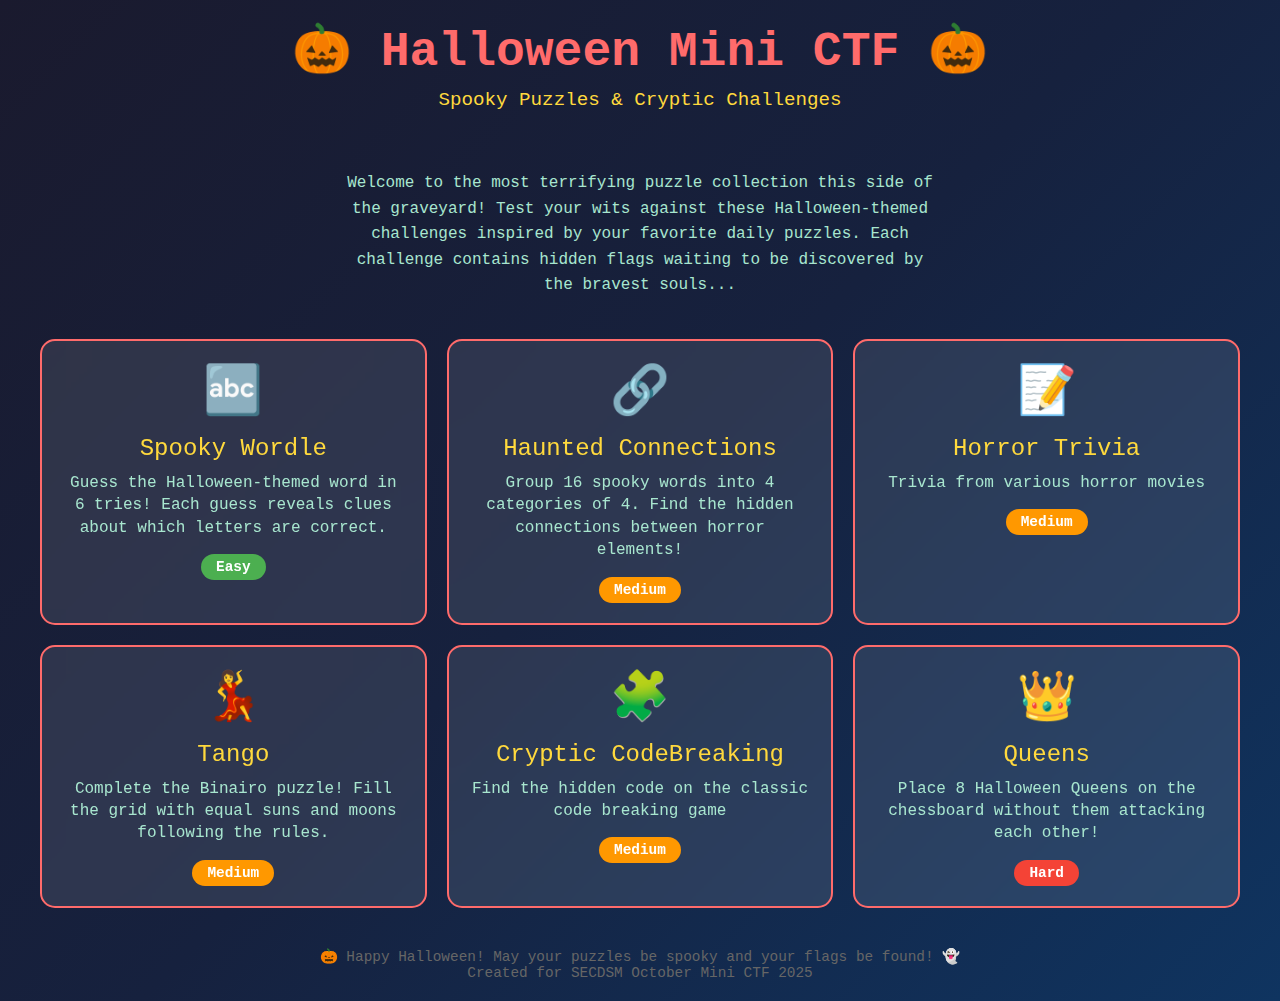
<file: index.html>
<!DOCTYPE html>
<html lang="en">
<head>
    <meta charset="UTF-8">
    <meta name="viewport" content="width=device-width, initial-scale=1.0">
    <title>🎃 Halloween Mini CTF - Spooky Puzzles 🎃</title>
    <style>
        * {
            margin: 0;
            padding: 0;
            box-sizing: border-box;
        }
        
        body {
            font-family: 'Courier New', monospace;
            background: linear-gradient(135deg, #1a1a2e, #16213e, #0f3460);
            color: #ff6b6b;
            min-height: 100vh;
            display: flex;
            flex-direction: column;
            align-items: center;
            padding: 20px;
        }
        
        .header {
            text-align: center;
            margin-bottom: 40px;
            animation: glow 2s ease-in-out infinite alternate;
        }
        
        @keyframes glow {
            from { text-shadow: 0 0 10px #ff6b6b, 0 0 20px #ff6b6b, 0 0 30px #ff6b6b; }
            to { text-shadow: 0 0 20px #ff6b6b, 0 0 30px #ff6b6b, 0 0 40px #ff6b6b; }
        }
        
        h1 {
            font-size: 3rem;
            margin-bottom: 10px;
            color: #ff6b6b;
        }
        
        .subtitle {
            font-size: 1.2rem;
            color: #ffd93d;
            margin-bottom: 20px;
        }
        
        .description {
            max-width: 600px;
            text-align: center;
            margin-bottom: 40px;
            line-height: 1.6;
            color: #a8e6cf;
        }
        
        .challenges-grid {
            display: grid;
            grid-template-columns: repeat(auto-fit, minmax(300px, 1fr));
            gap: 20px;
            max-width: 1200px;
            width: 100%;
        }
        
        .challenge-card {
            background: rgba(255, 255, 255, 0.1);
            border: 2px solid #ff6b6b;
            border-radius: 15px;
            padding: 20px;
            text-align: center;
            transition: all 0.3s ease;
            cursor: pointer;
            backdrop-filter: blur(10px);
        }
        
        .challenge-card:hover {
            transform: translateY(-5px);
            box-shadow: 0 10px 30px rgba(255, 107, 107, 0.3);
            border-color: #ffd93d;
        }
        
        .challenge-icon {
            font-size: 3rem;
            margin-bottom: 15px;
            display: block;
        }
        
        .challenge-title {
            font-size: 1.5rem;
            margin-bottom: 10px;
            color: #ffd93d;
        }
        
        .challenge-description {
            color: #a8e6cf;
            line-height: 1.4;
            margin-bottom: 15px;
        }
        
        .challenge-difficulty {
            display: inline-block;
            padding: 5px 15px;
            border-radius: 20px;
            font-size: 0.9rem;
            font-weight: bold;
        }
        
        .easy { background: #4caf50; color: white; }
        .medium { background: #ff9800; color: white; }
        .hard { background: #f44336; color: white; }
        
        .footer {
            margin-top: 40px;
            text-align: center;
            color: #666;
            font-size: 0.9rem;
        }
        
        @media (max-width: 768px) {
            h1 { font-size: 2rem; }
            .challenges-grid { grid-template-columns: 1fr; }
        }
    </style>
</head>
<body>
    <div class="header">
        <h1>🎃 Halloween Mini CTF 🎃</h1>
        <div class="subtitle">Spooky Puzzles & Cryptic Challenges</div>
    </div>
    
    <div class="description">
        Welcome to the most terrifying puzzle collection this side of the graveyard! 
        Test your wits against these Halloween-themed challenges inspired by your favorite daily puzzles. 
        Each challenge contains hidden flags waiting to be discovered by the bravest souls...
    </div>
    
    <div class="challenges-grid">
        <div class="challenge-card" onclick="window.location.href='spooky-wordle/index.html'">
            <span class="challenge-icon">🔤</span>
            <div class="challenge-title">Spooky Wordle</div>
            <div class="challenge-description">
                Guess the Halloween-themed word in 6 tries! Each guess reveals clues about which letters are correct.
            </div>
            <span class="challenge-difficulty easy">Easy</span>
        </div>
        
        <div class="challenge-card" onclick="window.location.href='haunted-connections/index.html'">
            <span class="challenge-icon">🔗</span>
            <div class="challenge-title">Haunted Connections</div>
            <div class="challenge-description">
                Group 16 spooky words into 4 categories of 4. Find the hidden connections between horror elements!
            </div>
            <span class="challenge-difficulty medium">Medium</span>
        </div>
        
        <div class="challenge-card" onclick="window.location.href='horror-trivia/index.html'">
            <span class="challenge-icon">📝</span>
            <div class="challenge-title">Horror Trivia</div>
            <div class="challenge-description">
                Trivia from various horror movies
            </div>
            <span class="challenge-difficulty medium">Medium</span>
        </div>
        
        
        
        <div class="challenge-card" onclick="window.location.href='tango/index.html'">
            <span class="challenge-icon">💃</span>
            <div class="challenge-title">Tango</div>
            <div class="challenge-description">
                Complete the Binairo puzzle! Fill the grid with equal suns and moons following the rules.
            </div>
            <span class="challenge-difficulty medium">Medium</span>
        </div>
        
        <div class="challenge-card" onclick="window.location.href='mastermind-spooky/index.html'">
            <span class="challenge-icon">🧩</span>
            <div class="challenge-title">Cryptic CodeBreaking</div>
            <div class="challenge-description">
                Find the hidden code on the classic code breaking game
            </div>
            <span class="challenge-difficulty medium">Medium</span>
        </div>
        
        <div class="challenge-card" onclick="window.location.href='queens/index.html'">
            <span class="challenge-icon">👑</span>
            <div class="challenge-title">Queens</div>
            <div class="challenge-description">
                Place 8 Halloween Queens on the chessboard without them attacking each other!
            </div>
            <span class="challenge-difficulty hard">Hard</span>
        </div>
    </div>
    
    <div class="footer">
        <p>🎃 Happy Halloween! May your puzzles be spooky and your flags be found! 👻</p>
        <p>Created for SECDSM October Mini CTF 2025</p>
    </div>
</body>
</html>
</file>
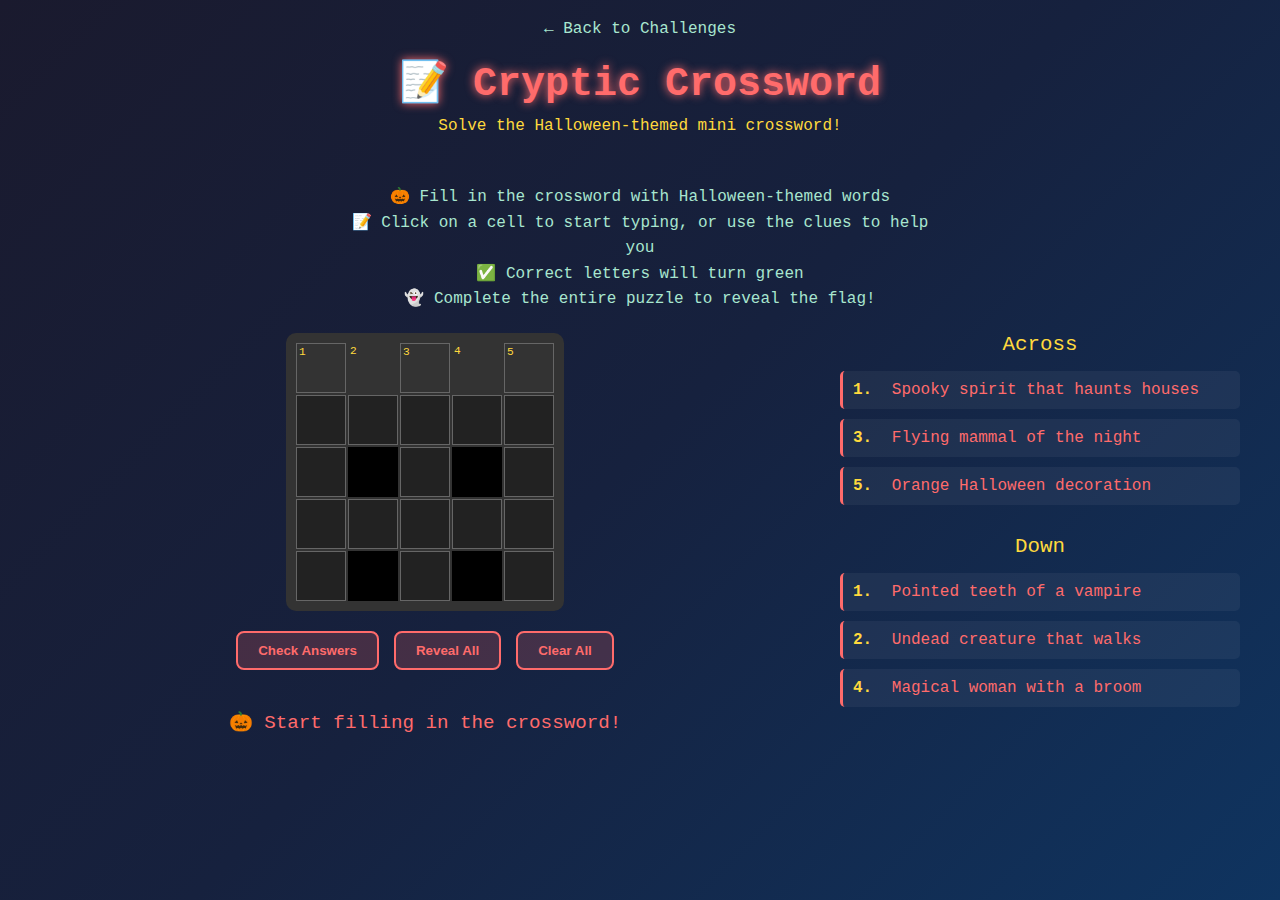
<file: cryptic-crossword/index.html>
<!DOCTYPE html>
<html lang="en">
<head>
    <meta charset="UTF-8">
    <meta name="viewport" content="width=device-width, initial-scale=1.0">
    <title>📝 Cryptic Crossword - Halloween Mini CTF</title>
    <style>
        * {
            margin: 0;
            padding: 0;
            box-sizing: border-box;
        }
        
        body {
            font-family: 'Courier New', monospace;
            background: linear-gradient(135deg, #1a1a2e, #16213e, #0f3460);
            color: #ff6b6b;
            min-height: 100vh;
            display: flex;
            flex-direction: column;
            align-items: center;
            padding: 20px;
        }
        
        .header {
            text-align: center;
            margin-bottom: 30px;
        }
        
        h1 {
            font-size: 2.5rem;
            margin-bottom: 10px;
            color: #ff6b6b;
            text-shadow: 0 0 10px #ff6b6b;
        }
        
        .subtitle {
            color: #ffd93d;
            margin-bottom: 20px;
        }
        
        .back-link {
            color: #a8e6cf;
            text-decoration: none;
            margin-bottom: 20px;
            display: inline-block;
        }
        
        .back-link:hover {
            color: #ffd93d;
        }
        
        .game-container {
            display: flex;
            gap: 30px;
            max-width: 1200px;
            width: 100%;
            align-items: flex-start;
        }
        
        .crossword-container {
            flex: 1;
            display: flex;
            flex-direction: column;
            align-items: center;
        }
        
        .crossword-grid {
            display: grid;
            grid-template-columns: repeat(5, 1fr);
            gap: 2px;
            margin-bottom: 20px;
            background: #333;
            padding: 10px;
            border-radius: 10px;
        }
        
        .cell {
            width: 50px;
            height: 50px;
            border: 1px solid #666;
            display: flex;
            align-items: center;
            justify-content: center;
            background: #222;
            position: relative;
        }
        
        .cell.blocked {
            background: #000;
            border: none;
        }
        
        .cell.numbered {
            background: #333;
        }
        
        .cell-number {
            position: absolute;
            top: 2px;
            left: 2px;
            font-size: 0.7rem;
            color: #ffd93d;
        }
        
        .cell input {
            width: 100%;
            height: 100%;
            border: none;
            background: transparent;
            color: #ff6b6b;
            font-size: 1.2rem;
            font-weight: bold;
            text-align: center;
            text-transform: uppercase;
        }
        
        .cell input:focus {
            outline: 2px solid #ffd93d;
            background: rgba(255, 217, 61, 0.1);
        }
        
        .cell.correct {
            background: #4caf50;
        }
        
        .cell.correct input {
            color: white;
        }
        
        .clues-container {
            flex: 1;
            max-width: 400px;
        }
        
        .clues-section {
            margin-bottom: 30px;
        }
        
        .clues-title {
            color: #ffd93d;
            font-size: 1.3rem;
            margin-bottom: 15px;
            text-align: center;
        }
        
        .clue {
            margin-bottom: 10px;
            padding: 10px;
            background: rgba(255, 255, 255, 0.05);
            border-radius: 5px;
            border-left: 3px solid #ff6b6b;
        }
        
        .clue.solved {
            background: rgba(76, 175, 80, 0.2);
            border-left-color: #4caf50;
            color: #4caf50;
        }
        
        .clue-number {
            font-weight: bold;
            color: #ffd93d;
        }
        
        .clue-text {
            margin-left: 10px;
        }
        
        .controls {
            display: flex;
            gap: 15px;
            margin-bottom: 20px;
        }
        
        .btn {
            padding: 10px 20px;
            border: 2px solid #ff6b6b;
            background: rgba(255, 107, 107, 0.2);
            color: #ff6b6b;
            cursor: pointer;
            border-radius: 8px;
            font-weight: bold;
            transition: all 0.3s ease;
        }
        
        .btn:hover {
            background: rgba(255, 107, 107, 0.4);
            border-color: #ffd93d;
            color: #ffd93d;
        }
        
        .message {
            text-align: center;
            margin: 20px 0;
            font-size: 1.2rem;
            min-height: 30px;
        }
        
        .success {
            color: #4caf50;
            animation: glow 1s ease-in-out infinite alternate;
        }
        
        .error {
            color: #f44336;
        }
        
        .flag {
            color: #ffd93d;
            font-weight: bold;
            margin-top: 20px;
            padding: 15px;
            border: 2px solid #ffd93d;
            border-radius: 10px;
            background: rgba(255, 217, 61, 0.1);
            display: none;
        }
        
        @keyframes glow {
            from { text-shadow: 0 0 5px currentColor; }
            to { text-shadow: 0 0 15px currentColor; }
        }
        
        .instructions {
            max-width: 600px;
            text-align: center;
            margin-bottom: 20px;
            color: #a8e6cf;
            line-height: 1.6;
        }
        
        @media (max-width: 768px) {
            .game-container {
                flex-direction: column;
            }
        }
    </style>
</head>
<body>
    <div class="header">
        <a href="../index.html" class="back-link">← Back to Challenges</a>
        <h1>📝 Cryptic Crossword</h1>
        <div class="subtitle">Solve the Halloween-themed mini crossword!</div>
    </div>
    
    <div class="instructions">
        <p>🎃 Fill in the crossword with Halloween-themed words</p>
        <p>📝 Click on a cell to start typing, or use the clues to help you</p>
        <p>✅ Correct letters will turn green</p>
        <p>👻 Complete the entire puzzle to reveal the flag!</p>
    </div>
    
    <div class="game-container">
        <div class="crossword-container">
            <div class="crossword-grid" id="crosswordGrid"></div>
            
            <div class="controls">
                <button class="btn" onclick="checkAnswers()">Check Answers</button>
                <button class="btn" onclick="revealAnswers()">Reveal All</button>
                <button class="btn" onclick="clearAll()">Clear All</button>
            </div>
            
            <div class="message" id="message"></div>
            
            <div class="flag" id="flag">
                <h3>🎉 Congratulations! You solved the crossword! 🎉</h3>
                <p><strong>Flag:</strong> <code>SecDSM{cryptic_crossword_master_2024}</code></p>
                <p>You've mastered the art of spooky word puzzles!</p>
            </div>
        </div>
        
        <div class="clues-container">
            <div class="clues-section">
                <div class="clues-title">Across</div>
                <div class="clue" id="clue-1-across">
                    <span class="clue-number">1.</span>
                    <span class="clue-text">Spooky spirit that haunts houses</span>
                </div>
                <div class="clue" id="clue-3-across">
                    <span class="clue-number">3.</span>
                    <span class="clue-text">Flying mammal of the night</span>
                </div>
                <div class="clue" id="clue-5-across">
                    <span class="clue-number">5.</span>
                    <span class="clue-text">Orange Halloween decoration</span>
                </div>
            </div>
            
            <div class="clues-section">
                <div class="clues-title">Down</div>
                <div class="clue" id="clue-1-down">
                    <span class="clue-number">1.</span>
                    <span class="clue-text">Pointed teeth of a vampire</span>
                </div>
                <div class="clue" id="clue-2-down">
                    <span class="clue-number">2.</span>
                    <span class="clue-text">Undead creature that walks</span>
                </div>
                <div class="clue" id="clue-4-down">
                    <span class="clue-number">4.</span>
                    <span class="clue-text">Magical woman with a broom</span>
                </div>
            </div>
        </div>
    </div>

    <script>
        // Crossword data
        const crosswordData = {
            grid: [
                ['G', '', 'F', '', 'B'],
                ['H', 'A', 'N', 'T', 'S'],
                ['O', '', 'A', '', 'A'],
                ['S', 'N', 'G', 'S', 'T'],
                ['T', '', 'S', '', 'S']
            ],
            answers: {
                '1-across': 'GHOST',
                '3-across': 'FANGS',
                '5-across': 'BATS',
                '1-down': 'GHOST',
                '2-down': 'HANDS',
                '4-down': 'FANGS'
            },
            clues: {
                '1-across': 'Spooky spirit that haunts houses',
                '3-across': 'Flying mammal of the night',
                '5-across': 'Orange Halloween decoration',
                '1-down': 'Pointed teeth of a vampire',
                '2-down': 'Undead creature that walks',
                '4-down': 'Magical woman with a broom'
            }
        };
        
        let currentCell = null;
        let gameWon = false;
        
        // Initialize crossword
        function initCrossword() {
            const grid = document.getElementById('crosswordGrid');
            grid.innerHTML = '';
            
            // Create cells
            for (let row = 0; row < 5; row++) {
                for (let col = 0; col < 5; col++) {
                    const cell = document.createElement('div');
                    cell.className = 'cell';
                    cell.dataset.row = row;
                    cell.dataset.col = col;
                    
                    // Add cell number if it's the start of a word
                    const cellNumber = getCellNumber(row, col);
                    if (cellNumber) {
                        cell.classList.add('numbered');
                        const numberSpan = document.createElement('span');
                        numberSpan.className = 'cell-number';
                        numberSpan.textContent = cellNumber;
                        cell.appendChild(numberSpan);
                    }
                    
                    // Add input if it's not a blocked cell
                    if (crosswordData.grid[row][col] !== '') {
                        const input = document.createElement('input');
                        input.type = 'text';
                        input.maxLength = 1;
                        input.dataset.row = row;
                        input.dataset.col = col;
                        
                        input.addEventListener('input', handleInput);
                        input.addEventListener('keydown', handleKeyDown);
                        input.addEventListener('focus', () => {
                            currentCell = { row: parseInt(row), col: parseInt(col) };
                        });
                        
                        cell.appendChild(input);
                    } else {
                        cell.classList.add('blocked');
                    }
                    
                    grid.appendChild(cell);
                }
            }
        }
        
        // Get cell number for word starts
        function getCellNumber(row, col) {
            const acrossStarts = [
                { row: 0, col: 0, num: 1 }, // GHOST
                { row: 0, col: 2, num: 3 }, // FANGS
                { row: 0, col: 4, num: 5 }  // BATS
            ];
            
            const downStarts = [
                { row: 0, col: 0, num: 1 }, // GHOST
                { row: 0, col: 1, num: 2 }, // HANDS
                { row: 0, col: 3, num: 4 }  // FANGS
            ];
            
            const acrossStart = acrossStarts.find(start => start.row === row && start.col === col);
            const downStart = downStarts.find(start => start.row === row && start.col === col);
            
            if (acrossStart && downStart) {
                return acrossStart.num;
            } else if (acrossStart) {
                return acrossStart.num;
            } else if (downStart) {
                return downStart.num;
            }
            
            return null;
        }
        
        // Handle input
        function handleInput(e) {
            const input = e.target;
            const row = parseInt(input.dataset.row);
            const col = parseInt(input.dataset.col);
            
            // Only allow single letters
            if (input.value.length > 1) {
                input.value = input.value.slice(-1);
            }
            
            // Convert to uppercase
            input.value = input.value.toUpperCase();
            
            // Move to next cell if input is valid
            if (input.value.length === 1) {
                setTimeout(() => moveToNextCell(row, col), 10);
            }
        }
        
        // Handle key navigation
        function handleKeyDown(e) {
            const input = e.target;
            const row = parseInt(input.dataset.row);
            const col = parseInt(input.dataset.col);
            
            // Allow typing letters
            if (e.key.match(/[a-zA-Z]/)) {
                return; // Let the input event handle it
            }
            
            if (e.key === 'Backspace' && input.value === '') {
                e.preventDefault();
                moveToPreviousCell(row, col);
            } else if (e.key === 'ArrowRight') {
                e.preventDefault();
                moveToNextCell(row, col);
            } else if (e.key === 'ArrowLeft') {
                e.preventDefault();
                moveToPreviousCell(row, col);
            } else if (e.key === 'ArrowDown') {
                e.preventDefault();
                moveToCell(row + 1, col);
            } else if (e.key === 'ArrowUp') {
                e.preventDefault();
                moveToCell(row - 1, col);
            } else if (e.key === 'Delete') {
                e.preventDefault();
                input.value = '';
            }
        }
        
        // Move to next cell
        function moveToNextCell(row, col) {
            // Try to move right first, then down
            if (col < 4) {
                const nextInput = document.querySelector(`input[data-row="${row}"][data-col="${col + 1}"]`);
                if (nextInput) {
                    nextInput.focus();
                    return;
                }
            }
            if (row < 4) {
                const nextInput = document.querySelector(`input[data-row="${row + 1}"][data-col="${col}"]`);
                if (nextInput) {
                    nextInput.focus();
                }
            }
        }
        
        // Move to previous cell
        function moveToPreviousCell(row, col) {
            // Try to move left first, then up
            if (col > 0) {
                const prevInput = document.querySelector(`input[data-row="${row}"][data-col="${col - 1}"]`);
                if (prevInput) {
                    prevInput.focus();
                    return;
                }
            }
            if (row > 0) {
                const prevInput = document.querySelector(`input[data-row="${row - 1}"][data-col="${col}"]`);
                if (prevInput) {
                    prevInput.focus();
                }
            }
        }
        
        // Move to specific cell
        function moveToCell(row, col) {
            if (row >= 0 && row < 5 && col >= 0 && col < 5) {
                const input = document.querySelector(`input[data-row="${row}"][data-col="${col}"]`);
                if (input) {
                    input.focus();
                }
            }
        }
        
        // Check answers
        function checkAnswers() {
            let allCorrect = true;
            let correctCount = 0;
            let totalCount = 0;
            
            // Check each word
            Object.keys(crosswordData.answers).forEach(clueId => {
                const answer = crosswordData.answers[clueId];
                const isCorrect = checkWord(clueId, answer);
                
                if (isCorrect) {
                    correctCount++;
                    markClueSolved(clueId);
                } else {
                    allCorrect = false;
                }
                totalCount++;
            });
            
            if (allCorrect) {
                gameWon = true;
                showMessage('🎉 All answers correct! You solved the crossword!', 'success');
                document.getElementById('flag').style.display = 'block';
            } else {
                showMessage(`✅ ${correctCount}/${totalCount} words correct. Keep going!`, '');
            }
        }
        
        // Check individual word
        function checkWord(clueId, answer) {
            const positions = getWordPositions(clueId);
            let isCorrect = true;
            
            positions.forEach((pos, index) => {
                const input = document.querySelector(`input[data-row="${pos.row}"][data-col="${pos.col}"]`);
                if (input && input.value.toUpperCase() === answer[index]) {
                    input.parentElement.classList.add('correct');
                } else {
                    isCorrect = false;
                }
            });
            
            return isCorrect;
        }
        
        // Get word positions
        function getWordPositions(clueId) {
            const positions = [];
            
            if (clueId === '1-across') {
                // GHOST (0,0 to 0,4)
                for (let col = 0; col < 5; col++) {
                    positions.push({ row: 0, col });
                }
            } else if (clueId === '3-across') {
                // FANGS (0,2 to 4,2)
                for (let row = 0; row < 5; row++) {
                    positions.push({ row, col: 2 });
                }
            } else if (clueId === '5-across') {
                // BATS (0,4 to 4,4)
                for (let row = 0; row < 5; row++) {
                    positions.push({ row, col: 4 });
                }
            } else if (clueId === '1-down') {
                // GHOST (0,0 to 4,0)
                for (let row = 0; row < 5; row++) {
                    positions.push({ row, col: 0 });
                }
            } else if (clueId === '2-down') {
                // HANDS (0,1 to 4,1)
                for (let row = 0; row < 5; row++) {
                    positions.push({ row, col: 1 });
                }
            } else if (clueId === '4-down') {
                // FANGS (0,3 to 4,3)
                for (let row = 0; row < 5; row++) {
                    positions.push({ row, col: 3 });
                }
            }
            
            return positions;
        }
        
        // Mark clue as solved
        function markClueSolved(clueId) {
            const clueElement = document.getElementById(`clue-${clueId}`);
            if (clueElement) {
                clueElement.classList.add('solved');
            }
        }
        
        // Reveal all answers
        function revealAnswers() {
            Object.keys(crosswordData.answers).forEach(clueId => {
                const answer = crosswordData.answers[clueId];
                const positions = getWordPositions(clueId);
                
                positions.forEach((pos, index) => {
                    const input = document.querySelector(`input[data-row="${pos.row}"][data-col="${pos.col}"]`);
                    if (input) {
                        input.value = answer[index];
                        input.parentElement.classList.add('correct');
                    }
                });
                
                markClueSolved(clueId);
            });
            
            gameWon = true;
            showMessage('🔍 All answers revealed!', 'success');
            document.getElementById('flag').style.display = 'block';
        }
        
        // Clear all inputs
        function clearAll() {
            document.querySelectorAll('input').forEach(input => {
                input.value = '';
                input.parentElement.classList.remove('correct');
            });
            
            document.querySelectorAll('.clue').forEach(clue => {
                clue.classList.remove('solved');
            });
            
            gameWon = false;
            document.getElementById('flag').style.display = 'none';
            showMessage('🧹 All answers cleared!', '');
        }
        
        // Show message
        function showMessage(text, type) {
            const message = document.getElementById('message');
            message.textContent = text;
            message.className = `message ${type}`;
        }
        
        // Initialize game
        initCrossword();
        showMessage('🎃 Start filling in the crossword!', '');
        
    </script>
</body>
</html>
</file>
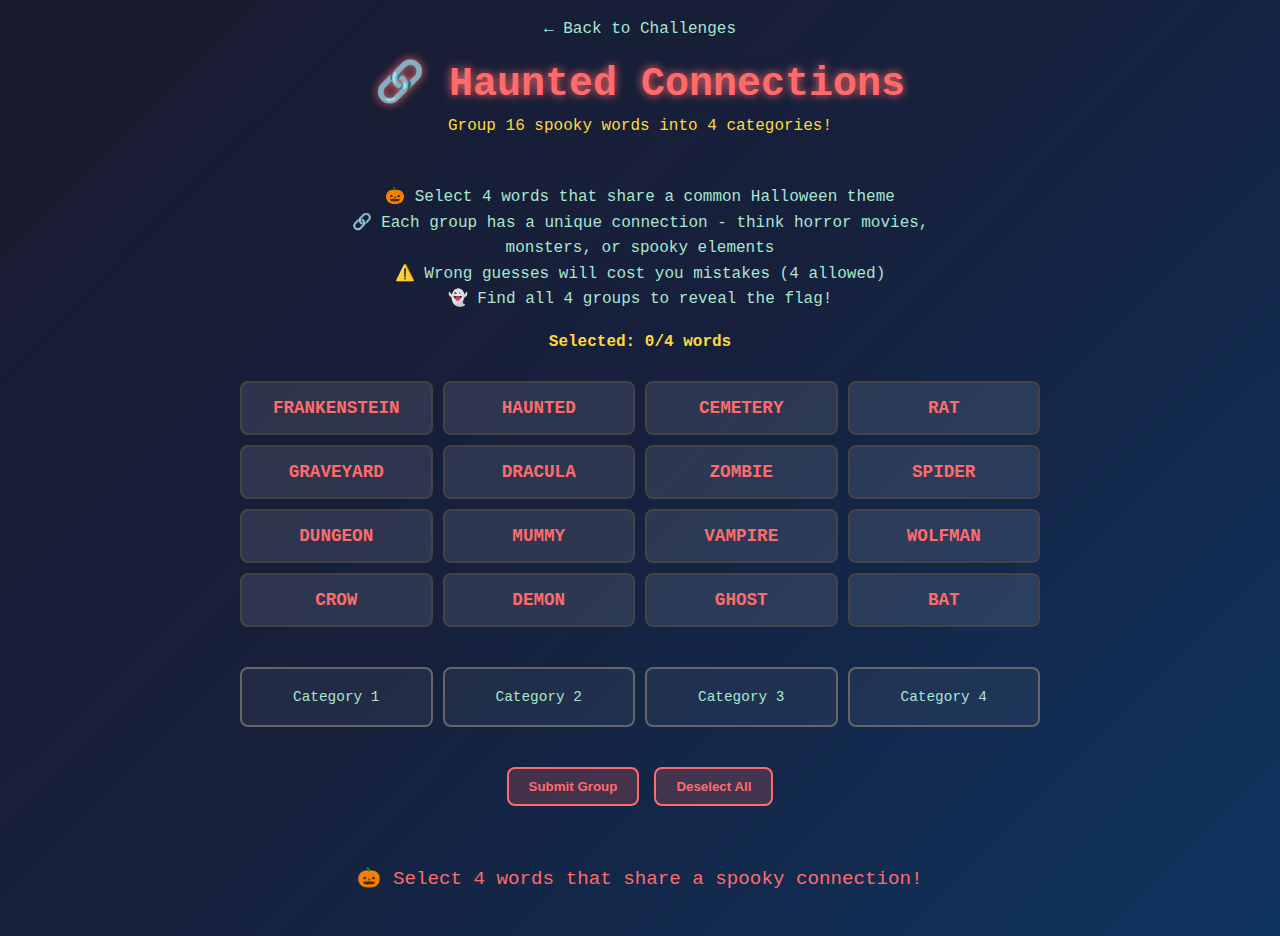
<file: haunted-connections/index.html>
<!DOCTYPE html>
<html lang="en">
<head>
    <meta charset="UTF-8">
    <meta name="viewport" content="width=device-width, initial-scale=1.0">
    <title>🔗 Haunted Connections - Halloween Mini CTF</title>
    <style>
        * {
            margin: 0;
            padding: 0;
            box-sizing: border-box;
        }
        
        body {
            font-family: 'Courier New', monospace;
            background: linear-gradient(135deg, #1a1a2e, #16213e, #0f3460);
            color: #ff6b6b;
            min-height: 100vh;
            display: flex;
            flex-direction: column;
            align-items: center;
            padding: 20px;
        }
        
        .header {
            text-align: center;
            margin-bottom: 30px;
        }
        
        h1 {
            font-size: 2.5rem;
            margin-bottom: 10px;
            color: #ff6b6b;
            text-shadow: 0 0 10px #ff6b6b;
        }
        
        .subtitle {
            color: #ffd93d;
            margin-bottom: 20px;
        }
        
        .back-link {
            color: #a8e6cf;
            text-decoration: none;
            margin-bottom: 20px;
            display: inline-block;
        }
        
        .back-link:hover {
            color: #ffd93d;
        }
        
        .instructions {
            max-width: 600px;
            text-align: center;
            margin-bottom: 20px;
            color: #a8e6cf;
            line-height: 1.6;
        }
        
        .game-container {
            display: flex;
            flex-direction: column;
            align-items: center;
            gap: 20px;
            max-width: 800px;
            width: 100%;
        }
        
        .words-grid {
            display: grid;
            grid-template-columns: repeat(4, 1fr);
            gap: 10px;
            margin-bottom: 20px;
            width: 100%;
        }
        
        .word-item {
            padding: 15px;
            border: 2px solid #444;
            background: rgba(255, 255, 255, 0.1);
            text-align: center;
            cursor: pointer;
            transition: all 0.3s ease;
            border-radius: 8px;
            font-weight: bold;
            font-size: 1.1rem;
        }
        
        .word-item:hover {
            background: rgba(255, 255, 255, 0.2);
            border-color: #ffd93d;
        }
        
        .word-item.selected {
            background: rgba(255, 217, 61, 0.3);
            border-color: #ffd93d;
            color: #ffd93d;
        }
        
        .word-item.correct {
            background: #4caf50;
            border-color: #4caf50;
            color: white;
        }
        
        .word-item.incorrect {
            background: #f44336;
            border-color: #f44336;
            color: white;
            animation: shake 0.5s ease-in-out;
        }
        
        @keyframes shake {
            0%, 100% { transform: translateX(0); }
            25% { transform: translateX(-5px); }
            75% { transform: translateX(5px); }
        }
        
        .categories {
            display: grid;
            grid-template-columns: repeat(4, 1fr);
            gap: 10px;
            width: 100%;
            margin-bottom: 20px;
        }
        
        .category {
            padding: 10px;
            border: 2px solid #666;
            background: rgba(255, 255, 255, 0.05);
            text-align: center;
            border-radius: 8px;
            min-height: 60px;
            display: flex;
            align-items: center;
            justify-content: center;
            font-size: 0.9rem;
            color: #a8e6cf;
        }
        
        .category.solved {
            background: #4caf50;
            border-color: #4caf50;
            color: white;
            font-weight: bold;
        }
        
        .controls {
            display: flex;
            gap: 15px;
            margin-bottom: 20px;
        }
        
        .btn {
            padding: 10px 20px;
            border: 2px solid #ff6b6b;
            background: rgba(255, 107, 107, 0.2);
            color: #ff6b6b;
            cursor: pointer;
            border-radius: 8px;
            font-weight: bold;
            transition: all 0.3s ease;
        }
        
        .btn:hover {
            background: rgba(255, 107, 107, 0.4);
            border-color: #ffd93d;
            color: #ffd93d;
        }
        
        .btn:disabled {
            opacity: 0.5;
            cursor: not-allowed;
        }
        
        .message {
            text-align: center;
            margin: 20px 0;
            font-size: 1.2rem;
            min-height: 30px;
        }
        
        .success {
            color: #4caf50;
            animation: glow 1s ease-in-out infinite alternate;
        }
        
        .error {
            color: #f44336;
        }
        
        .flag {
            color: #ffd93d;
            font-weight: bold;
            margin-top: 20px;
            padding: 15px;
            border: 2px solid #ffd93d;
            border-radius: 10px;
            background: rgba(255, 217, 61, 0.1);
            display: none;
        }
        
        @keyframes glow {
            from { text-shadow: 0 0 5px currentColor; }
            to { text-shadow: 0 0 15px currentColor; }
        }
        
        .selected-count {
            color: #ffd93d;
            font-weight: bold;
            margin-bottom: 10px;
        }
    </style>
</head>
<body>
    <div class="header">
        <a href="../index.html" class="back-link">← Back to Challenges</a>
        <h1>🔗 Haunted Connections</h1>
        <div class="subtitle">Group 16 spooky words into 4 categories!</div>
    </div>
    
    <div class="instructions">
        <p>🎃 Select 4 words that share a common Halloween theme</p>
        <p>🔗 Each group has a unique connection - think horror movies, monsters, or spooky elements</p>
        <p>⚠️ Wrong guesses will cost you mistakes (4 allowed)</p>
        <p>👻 Find all 4 groups to reveal the flag!</p>
    </div>
    
    <div class="game-container">
        <div class="selected-count" id="selectedCount">Select 4 words</div>
        
        <div class="words-grid" id="wordsGrid"></div>
        
        <div class="categories">
            <div class="category" id="category1">
                <span>Category 1</span>
            </div>
            <div class="category" id="category2">
                <span>Category 2</span>
            </div>
            <div class="category" id="category3">
                <span>Category 3</span>
            </div>
            <div class="category" id="category4">
                <span>Category 4</span>
            </div>
        </div>
        
        <div class="controls">
            <button class="btn" id="submitBtn" onclick="submitGroup()">Submit Group</button>
            <button class="btn" id="deselectBtn" onclick="deselectAll()">Deselect All</button>
        </div>
        
        <div class="message" id="message"></div>
        
        <div class="flag" id="flag">
            <h3>🎉 Congratulations! You solved all connections! 🎉</h3>
            <p><strong>Flag:</strong> <code>SecDSM{haunted_connections_master_2024}</code></p>
            <p>You've mastered the art of spooky connections!</p>
        </div>
    </div>

    <script>
        // Game data - 4 categories with 4 words each
        const gameData = {
            categories: [
                {
                    name: "Classic Horror Movies",
                    words: ["FRANKENSTEIN", "DRACULA", "MUMMY", "WOLFMAN"],
                    color: "#4caf50"
                },
                {
                    name: "Halloween Monsters",
                    words: ["VAMPIRE", "ZOMBIE", "GHOST", "DEMON"],
                    color: "#ff9800"
                },
                {
                    name: "Spooky Creatures",
                    words: ["BAT", "SPIDER", "RAT", "CROW"],
                    color: "#9c27b0"
                },
                {
                    name: "Horror Settings",
                    words: ["GRAVEYARD", "HAUNTED", "DUNGEON", "CEMETERY"],
                    color: "#f44336"
                }
            ]
        };
        
        let selectedWords = [];
        let solvedCategories = [];
        let mistakes = 0;
        const maxMistakes = 4;
        let gameWon = false;
        
        // Flatten all words for the grid
        const allWords = gameData.categories.flatMap(cat => cat.words);
        
        // Shuffle the words
        const shuffledWords = [...allWords].sort(() => Math.random() - 0.5);
        
        // Initialize game
        function initGame() {
            const wordsGrid = document.getElementById('wordsGrid');
            wordsGrid.innerHTML = '';
            
            shuffledWords.forEach((word, index) => {
                const wordItem = document.createElement('div');
                wordItem.className = 'word-item';
                wordItem.textContent = word;
                wordItem.dataset.word = word;
                wordItem.onclick = () => toggleWord(word);
                wordsGrid.appendChild(wordItem);
            });
            
            updateSelectedCount();
        }
        
        // Toggle word selection
        function toggleWord(word) {
            if (gameWon) return;
            
            const wordElement = document.querySelector(`[data-word="${word}"]`);
            
            if (selectedWords.includes(word)) {
                // Deselect
                selectedWords = selectedWords.filter(w => w !== word);
                wordElement.classList.remove('selected');
            } else if (selectedWords.length < 4) {
                // Select
                selectedWords.push(word);
                wordElement.classList.add('selected');
            }
            
            updateSelectedCount();
            updateSubmitButton();
        }
        
        // Update selected count display
        function updateSelectedCount() {
            const count = selectedWords.length;
            const countElement = document.getElementById('selectedCount');
            countElement.textContent = `Selected: ${count}/4 words`;
        }
        
        // Update submit button state
        function updateSubmitButton() {
            const submitBtn = document.getElementById('submitBtn');
            submitBtn.disabled = selectedWords.length !== 4;
        }
        
        // Submit selected group
        function submitGroup() {
            if (selectedWords.length !== 4) return;
            
            // Check if this group matches any category
            const matchingCategory = gameData.categories.find(cat => {
                return selectedWords.every(word => cat.words.includes(word));
            });
            
            if (matchingCategory && !solvedCategories.includes(matchingCategory.name)) {
                // Correct guess!
                solvedCategories.push(matchingCategory.name);
                
                // Mark words as correct
                selectedWords.forEach(word => {
                    const wordElement = document.querySelector(`[data-word="${word}"]`);
                    wordElement.classList.add('correct');
                    wordElement.onclick = null; // Disable further clicks
                });
                
                // Update category display
                const categoryIndex = gameData.categories.findIndex(cat => cat.name === matchingCategory.name);
                const categoryElement = document.getElementById(`category${categoryIndex + 1}`);
                categoryElement.classList.add('solved');
                categoryElement.textContent = matchingCategory.name;
                categoryElement.style.backgroundColor = matchingCategory.color;
                
                showMessage(`🎉 Correct! Category: ${matchingCategory.name}`, 'success');
                
                // Check if game is won
                if (solvedCategories.length === 4) {
                    gameWon = true;
                    setTimeout(() => {
                        showMessage('🎉 All categories solved! You win!', 'success');
                        document.getElementById('flag').style.display = 'block';
                    }, 1000);
                }
            } else {
                // Wrong guess
                mistakes++;
                
                // Mark words as incorrect temporarily
                selectedWords.forEach(word => {
                    const wordElement = document.querySelector(`[data-word="${word}"]`);
                    wordElement.classList.add('incorrect');
                    setTimeout(() => {
                        wordElement.classList.remove('incorrect');
                    }, 500);
                });
                
                if (mistakes >= maxMistakes) {
                    showMessage(`💀 Game Over! You've made ${maxMistakes} mistakes!`, 'error');
                    gameWon = true;
                } else {
                    showMessage(`❌ Not quite right! Mistakes: ${mistakes}/${maxMistakes}`, 'error');
                }
            }
            
            // Clear selection
            deselectAll();
        }
        
        // Deselect all words
        function deselectAll() {
            selectedWords.forEach(word => {
                const wordElement = document.querySelector(`[data-word="${word}"]`);
                wordElement.classList.remove('selected');
            });
            selectedWords = [];
            updateSelectedCount();
            updateSubmitButton();
        }
        
        // Show message
        function showMessage(text, type) {
            const message = document.getElementById('message');
            message.textContent = text;
            message.className = `message ${type}`;
        }
        
        // Initialize game
        initGame();
        showMessage('🎃 Select 4 words that share a spooky connection!', '');
        
    </script>
</body>
</html>
</file>
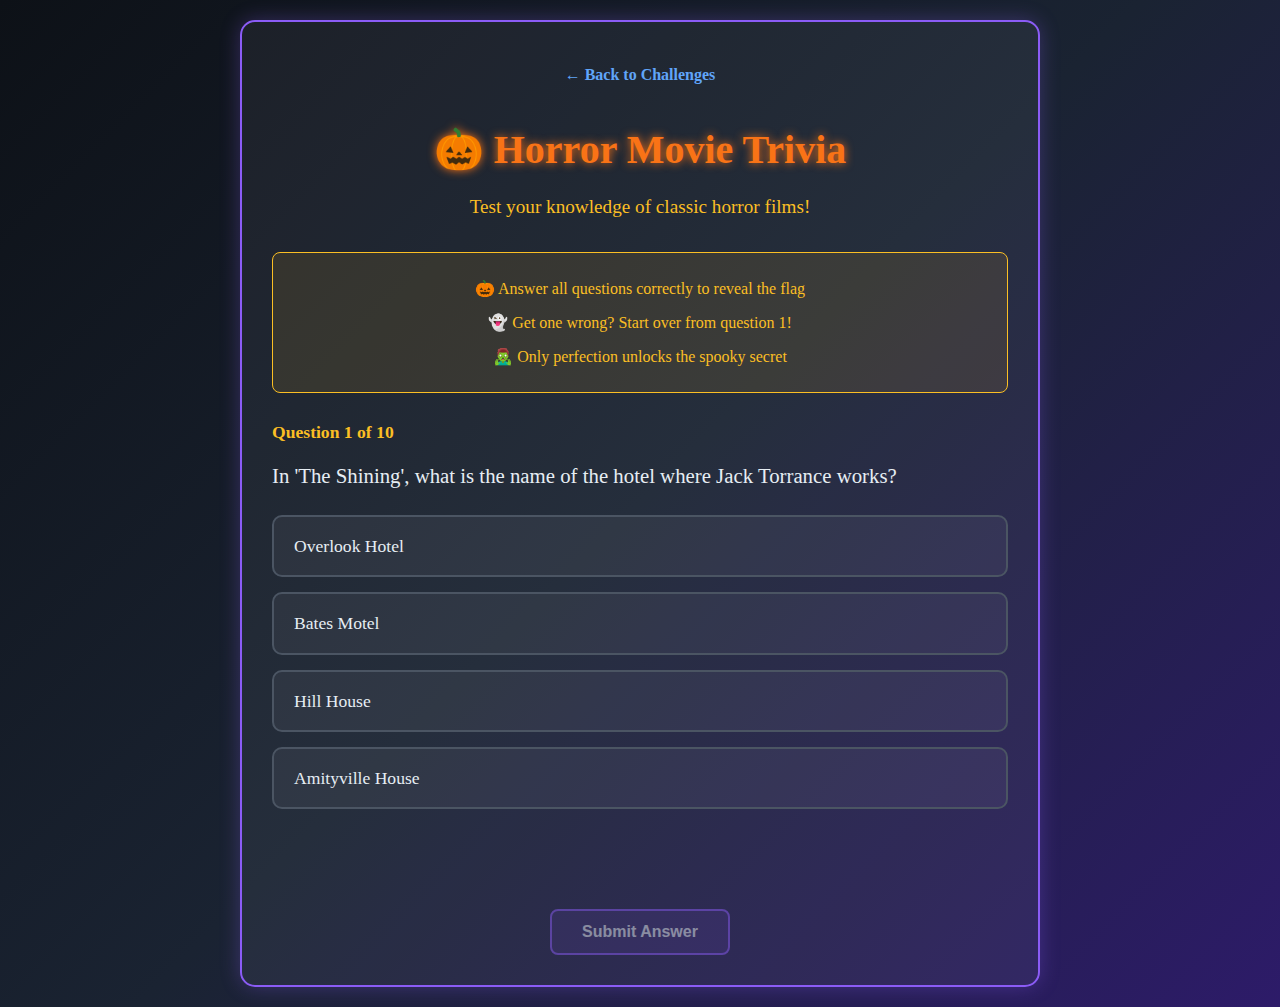
<file: horror-trivia/index.html>
<!DOCTYPE html>
<html lang="en">
<head>
    <meta charset="UTF-8">
    <meta name="viewport" content="width=device-width, initial-scale=1.0">
    <title>🎃 Horror Movie Trivia Challenge</title>
    <style>
        * {
            margin: 0;
            padding: 0;
            box-sizing: border-box;
        }

        body {
            font-family: 'Georgia', serif;
            background: linear-gradient(135deg, #0d1117, #1a2332, #2d1b69);
            color: #e6edf3;
            min-height: 100vh;
            display: flex;
            flex-direction: column;
            align-items: center;
            justify-content: center;
            padding: 20px;
            line-height: 1.6;
        }

        .container {
            max-width: 800px;
            width: 100%;
            background: rgba(255, 255, 255, 0.05);
            border-radius: 15px;
            padding: 30px;
            border: 2px solid #8b5cf6;
            box-shadow: 0 0 20px rgba(139, 92, 246, 0.3);
        }

        .header {
            text-align: center;
            margin-bottom: 30px;
        }

        h1 {
            font-size: 2.5rem;
            color: #f97316;
            margin-bottom: 10px;
            text-shadow: 0 0 10px #f97316;
        }

        .subtitle {
            color: #fbbf24;
            font-size: 1.2rem;
            margin-bottom: 20px;
        }

        .back-link {
            color: #60a5fa;
            text-decoration: none;
            font-weight: bold;
            display: inline-block;
            margin-bottom: 20px;
            padding: 10px 15px;
            border-radius: 5px;
            transition: all 0.3s ease;
        }

        .back-link:hover {
            color: #fbbf24;
            background: rgba(251, 191, 36, 0.1);
        }

        .question-container {
            margin-bottom: 30px;
        }

        .question-number {
            color: #fbbf24;
            font-size: 1.1rem;
            margin-bottom: 15px;
            font-weight: bold;
        }

        .question {
            color: #e6edf3;
            font-size: 1.3rem;
            margin-bottom: 25px;
            line-height: 1.4;
        }

        .options {
            display: grid;
            gap: 15px;
            margin-bottom: 25px;
        }

        .option {
            background: rgba(255, 255, 255, 0.05);
            border: 2px solid #4b5563;
            border-radius: 10px;
            padding: 15px 20px;
            cursor: pointer;
            transition: all 0.3s ease;
            color: #e6edf3;
            font-size: 1.1rem;
        }

        .option:hover {
            background: rgba(139, 92, 246, 0.2);
            border-color: #8b5cf6;
            transform: translateY(-2px);
        }

        .option.selected {
            background: rgba(139, 92, 246, 0.3);
            border-color: #8b5cf6;
            color: #fbbf24;
        }

        .feedback {
            min-height: 40px;
            margin: 20px 0;
            font-size: 1.2rem;
            text-align: center;
            font-weight: bold;
        }

        .success {
            color: #10b981;
        }

        .error {
            color: #ef4444;
        }

        .controls {
            display: flex;
            gap: 15px;
            justify-content: center;
            margin-top: 30px;
        }

        .btn {
            padding: 12px 30px;
            border: 2px solid #8b5cf6;
            background: rgba(139, 92, 246, 0.2);
            color: #e6edf3;
            cursor: pointer;
            border-radius: 8px;
            font-weight: bold;
            font-size: 1rem;
            transition: all 0.3s ease;
            min-width: 120px;
        }

        .btn:hover:not(:disabled) {
            background: rgba(139, 92, 246, 0.4);
            border-color: #fbbf24;
            color: #fbbf24;
        }

        .btn:disabled {
            opacity: 0.5;
            cursor: not-allowed;
        }

        .flag {
            background: rgba(16, 185, 129, 0.2);
            border: 2px solid #10b981;
            border-radius: 10px;
            padding: 20px;
            margin-top: 30px;
            text-align: center;
            display: none;
        }

        .flag h2 {
            color: #10b981;
            margin-bottom: 15px;
        }

        .flag-code {
            font-family: 'Courier New', monospace;
            font-size: 1.5rem;
            color: #fbbf24;
            font-weight: bold;
        }

        .instructions {
            background: rgba(251, 191, 36, 0.1);
            border: 1px solid #fbbf24;
            border-radius: 8px;
            padding: 15px;
            margin-bottom: 25px;
            text-align: center;
        }

        .instructions p {
            margin: 8px 0;
            color: #fbbf24;
        }

        /* Mobile Responsive */
        @media (max-width: 768px) {
            body {
                padding: 15px;
            }

            .container {
                padding: 20px 15px;
            }

            h1 {
                font-size: 2rem;
            }

            .subtitle {
                font-size: 1rem;
            }

            .question {
                font-size: 1.1rem;
            }

            .option {
                padding: 12px 15px;
                font-size: 1rem;
            }

            .btn {
                padding: 12px 25px;
                min-width: 100px;
                font-size: 0.9rem;
            }

            .controls {
                flex-direction: column;
                align-items: center;
            }
        }

        @media (max-width: 480px) {
            h1 {
                font-size: 1.8rem;
            }

            .question {
                font-size: 1rem;
            }

            .option {
                padding: 12px;
                font-size: 0.95rem;
            }
        }
    </style>
</head>
<body>
    <div class="container">
        <div class="header">
            <a href="../index.html" class="back-link">← Back to Challenges</a>
            <h1>🎃 Horror Movie Trivia</h1>
            <div class="subtitle">Test your knowledge of classic horror films!</div>
        </div>

        <div class="instructions">
            <p>🎃 Answer all questions correctly to reveal the flag</p>
            <p>👻 Get one wrong? Start over from question 1!</p>
            <p>🧟‍♂️ Only perfection unlocks the spooky secret</p>
        </div>

        <div id="gameArea">
            <!-- Game content will be inserted here -->
        </div>

        <div class="flag" id="flagContainer">
            <h2>🎉 Congratulations! 🎉</h2>
            <p>You've mastered all the horror trivia questions!</p>
            <div class="flag-code" id="flagText">SecDSM{horror_master_2025}</div>
        </div>
    </div>

    <script>
        // Horror Movie Trivia Questions
        const questions = [
            {
                question: "In 'The Shining', what is the name of the hotel where Jack Torrance works?",
                options: ["Overlook Hotel", "Bates Motel", "Hill House", "Amityville House"],
                correct: 0
            },
            {
                question: "Who directed the 1978 horror classic 'Halloween'?",
                options: ["Wes Craven", "John Carpenter", "Tobe Hooper", "George Romero"],
                correct: 1
            },
            {
                question: "What is the name of the demon that possesses Regan in 'The Exorcist'?",
                options: ["Beelzebub", "Pazuzu", "Mephistopheles", "Asmodeus"],
                correct: 1
            },
            {
                question: "In 'A Nightmare on Elm Street', what street does Freddy Krueger haunt?",
                options: ["Main Street", "Oak Street", "Elm Street", "Pine Street"],
                correct: 2
            },
            {
                question: "What year was the original 'Night of the Living Dead' released?",
                options: ["1968", "1978", "1958", "1988"],
                correct: 0
            },
            {
                question: "Who played the role of Hannibal Lecter in 'The Silence of the Lambs'?",
                options: ["Jack Nicholson", "Robert De Niro", "Anthony Hopkins", "Jodie Foster"],
                correct: 2
            },
            {
                question: "In 'Scream', what is the name of the killer's mask?",
                options: ["Hockey Mask", "Ghostface", "Ski Mask", "Clown Mask"],
                correct: 1
            },
            {
                question: "What is the name of the hotel in Alfred Hitchcock's 'Psycho'?",
                options: ["Bates Motel", "Overlook Hotel", "Hill House", "Amityville House"],
                correct: 0
            },
            {
                question: "Who directed 'Get Out' (2017)?",
                options: ["Ari Aster", "Robert Eggers", "Jordan Peele", "Jennifer Kent"],
                correct: 2
            },
            {
                question: "In 'The Ring', how many days do you have to live after watching the cursed video?",
                options: ["3 days", "7 days", "10 days", "14 days"],
                correct: 1
            }
        ];

        let currentQuestionIndex = 0;
        let correctAnswers = 0;

        // Initialize game
        function initGame() {
            currentQuestionIndex = 0;
            correctAnswers = 0;
            document.getElementById('flagContainer').style.display = 'none';
            showQuestion();
        }

        // Display current question
        function showQuestion() {
            const gameArea = document.getElementById('gameArea');
            const question = questions[currentQuestionIndex];

            gameArea.innerHTML = `
                <div class="question-container">
                    <div class="question-number">Question ${currentQuestionIndex + 1} of ${questions.length}</div>
                    <div class="question">${question.question}</div>
                    <div class="options">
                        ${question.options.map((option, index) => `
                            <div class="option" onclick="selectOption(${index})">
                                ${option}
                            </div>
                        `).join('')}
                    </div>
                </div>
                <div class="feedback" id="feedback"></div>
                <div class="controls">
                    <button class="btn" id="submitBtn" onclick="submitAnswer()" disabled>Submit Answer</button>
                </div>
            `;
        }

        // Handle option selection
        function selectOption(index) {
            // Remove previous selection
            document.querySelectorAll('.option').forEach(opt => {
                opt.classList.remove('selected');
            });

            // Add selection to clicked option
            document.querySelectorAll('.option')[index].classList.add('selected');

            // Enable submit button
            document.getElementById('submitBtn').disabled = false;
        }

        // Submit answer
        function submitAnswer() {
            const selectedOption = document.querySelector('.option.selected');
            if (!selectedOption) return;

            const selectedIndex = Array.from(selectedOption.parentNode.children).indexOf(selectedOption);
            const question = questions[currentQuestionIndex];
            const isCorrect = selectedIndex === question.correct;

            const feedback = document.getElementById('feedback');

            if (isCorrect) {
                correctAnswers++;
                feedback.textContent = "✅ Correct! Well done!";
                feedback.className = "feedback success";
                document.getElementById('submitBtn').textContent = "Next Question";

                // Check if all questions are answered correctly
                if (correctAnswers === questions.length) {
                    showFlag();
                } else {
                    setTimeout(() => {
                        nextQuestion();
                    }, 1500);
                }
            } else {
                feedback.textContent = `❌ Wrong! The correct answer was: "${question.options[question.correct]}". Back to question 1!`;
                feedback.className = "feedback error";
                document.getElementById('submitBtn').textContent = "Try Again";

                // Reset to beginning after showing the wrong answer
                setTimeout(() => {
                    initGame();
                }, 3000);
            }
        }

        // Move to next question
        function nextQuestion() {
            currentQuestionIndex++;
            showQuestion();
        }

        // Show the flag
        function showFlag() {
            document.getElementById('flagContainer').style.display = 'block';
            document.getElementById('gameArea').innerHTML = `
                <div style="text-align: center; color: #fbbf24; font-size: 1.2rem;">
                    🎉 You've answered all questions correctly! 🎉<br>
                    The flag is yours!
                </div>
            `;
        }

        // Start the game when page loads
        document.addEventListener('DOMContentLoaded', function() {
            initGame();
        });
    </script>
</body>
</html>
</file>
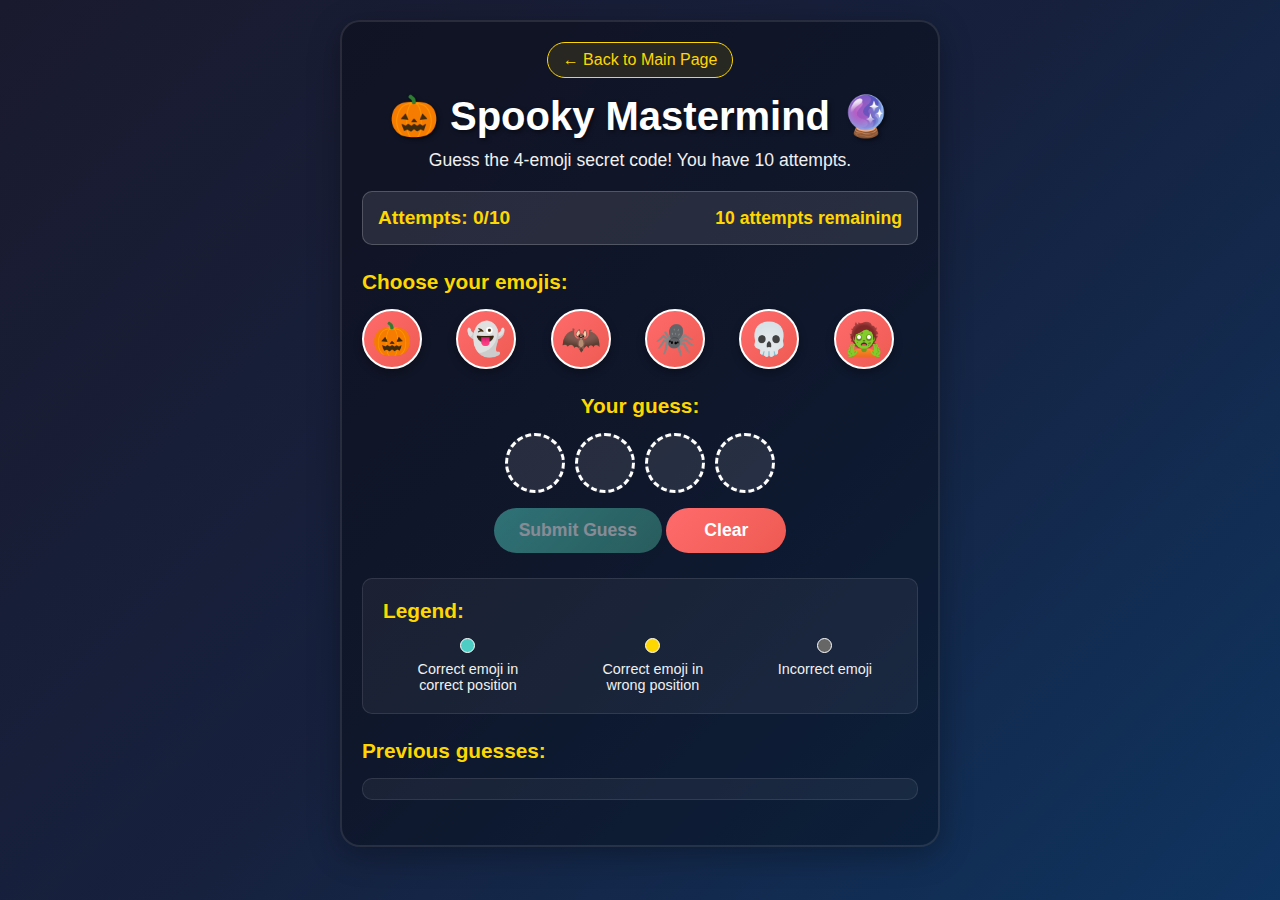
<file: mastermind-spooky/index.html>
<!DOCTYPE html>
<html lang="en">
<head>
    <meta charset="UTF-8">
    <meta name="viewport" content="width=device-width, initial-scale=1.0">
    <title>Spooky Mastermind 🔮</title>
    <link rel="stylesheet" href="styles.css">
</head>
<body>
    <div class="container">
        <header>
            <div class="header-top">
                <a href="../index.html" class="back-btn">← Back to Main Page</a>
            </div>
            <h1>🎃 Spooky Mastermind 🔮</h1>
            <p class="instructions">Guess the 4-emoji secret code! You have 10 attempts.</p>
        </header>

        <div class="game-info">
            <div class="attempts">Attempts: <span id="attempt-count">0</span>/10</div>
            <div class="game-status" id="game-status"></div>
        </div>

        <div class="emoji-palette">
            <h3>Choose your emojis:</h3>
            <div class="emoji-buttons" id="emoji-buttons">
                <!-- Emojis will be added here by JavaScript -->
            </div>
        </div>

        <div class="current-guess">
            <h3>Your guess:</h3>
            <div class="guess-slots" id="guess-slots">
                <!-- Current guess slots will be added here -->
            </div>
            <button id="submit-guess" class="submit-btn" disabled>Submit Guess</button>
            <button id="clear-guess" class="clear-btn">Clear</button>
        </div>

        <div class="legend">
            <h3>Legend:</h3>
            <div class="legend-items">
                <div class="legend-item">
                    <div class="feedback-peg correct"></div>
                    <span>Correct emoji in correct position</span>
                </div>
                <div class="legend-item">
                    <div class="feedback-peg wrong-position"></div>
                    <span>Correct emoji in wrong position</span>
                </div>
                <div class="legend-item">
                    <div class="feedback-peg incorrect"></div>
                    <span>Incorrect emoji</span>
                </div>
            </div>
        </div>

        <div class="guess-history">
            <h3>Previous guesses:</h3>
            <div class="history-container" id="history-container">
                <!-- Guess history will be added here -->
            </div>
        </div>

        <div class="win-message" id="win-message" style="display: none;">
            <h2>🎉 Congratulations! 🎉</h2>
            <p>You cracked the code!</p>
            <div class="flag">CTF Flag: <span id="ctf-flag"></span></div>
        </div>
    </div>

    <script src="game.js"></script>
</body>
</html>
</file>
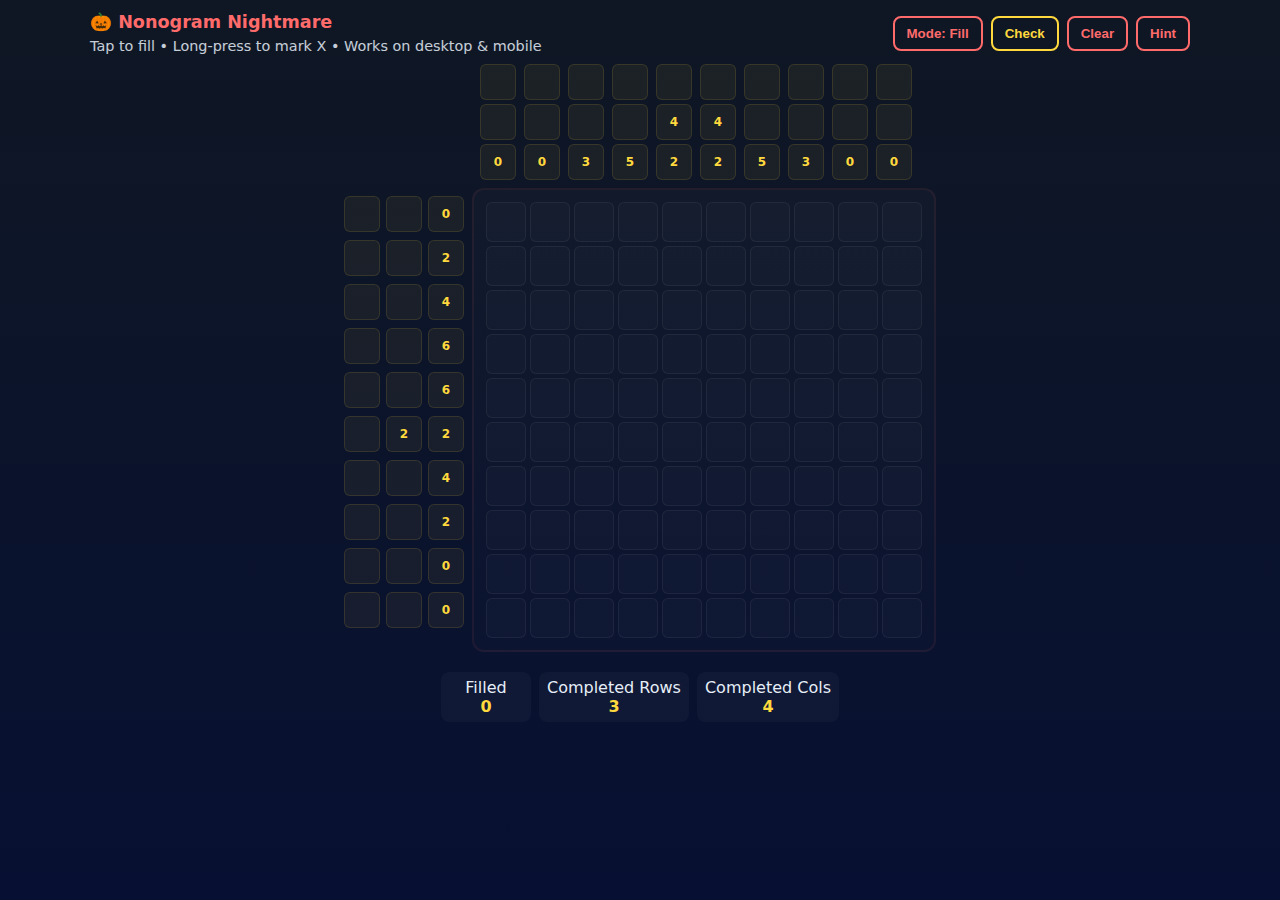
<file: nonogram/index.html>
<!DOCTYPE html>
<html lang="en">
<head>
  <meta charset="utf-8" />
  <meta name="viewport" content="width=device-width,initial-scale=1" />
  <title>Nonogram Nightmare — Responsive</title>
  <style>
    :root{
      --bg1:#0f1724; --bg2:#071032; --accent:#ff6b6b; --accent-2:#ffd93d;
      --cell-size:calc(min(7vmin,40px));
      --gap:4px;
      --clue-size:calc(var(--cell-size) * 0.9);
    }

    *{box-sizing:border-box}
    html,body{height:100%}
    body{
      margin:0; font-family:Inter, system-ui, -apple-system, 'Segoe UI', Roboto, 'Helvetica Neue', Arial;
      background:linear-gradient(180deg,var(--bg1),var(--bg2)); color:#e6eef8; display:flex; flex-direction:column; align-items:center; padding:12px;
    }

    header{width:100%; max-width:1100px; display:flex; gap:12px; align-items:center; justify-content:space-between; margin-bottom:10px}
    header h1{font-size:1.1rem; margin:0; color:var(--accent)}
    header p{margin:0; opacity:0.9; font-size:0.9rem}

    .game-wrap{width:100%; max-width:1100px; display:flex; gap:12px; flex-direction:column; align-items:center}

    .top-controls{display:flex; gap:8px; flex-wrap:wrap; align-items:center; justify-content:center}
    button.btn{background:transparent; border:2px solid var(--accent); color:var(--accent); padding:8px 12px; border-radius:8px; font-weight:600; cursor:pointer}
    button.btn.secondary{border-color:var(--accent-2); color:var(--accent-2)}
    button.btn:active{transform:translateY(1px)}

    .board-area{display:flex; gap:8px; align-items:flex-start; justify-content:center; width:100%; overflow:auto}

    /* clues + grid layout */
    .clue-grid{
      display:grid;
      grid-template-columns: auto 1fr;
      grid-template-rows: auto 1fr;
      gap:8px;
      align-items:start;
    }

    /* column clues row (top-right area) */
    .col-clues{grid-column:2; grid-row:1; display:grid; grid-template-columns:repeat(10, var(--cell-size)); gap:var(--gap); align-items:end; justify-content:start; padding-left:6px}
    .col-clues .col{display:flex; flex-direction:column; gap:4px; align-items:center; justify-content:end}
    .col .c{width:var(--clue-size); height:var(--clue-size); display:flex; align-items:center; justify-content:center; font-weight:700; color:var(--accent-2); background:rgba(255,217,61,0.06); border-radius:6px; border:1px solid rgba(255,217,61,0.12); font-size:0.75rem}

    /* row clues column (left-middle area) */
    .row-clues{grid-column:1; grid-row:2; display:grid; grid-template-rows:repeat(10, var(--cell-size)); gap:var(--gap); padding-top:6px; justify-items:end}
    .row-clues .row{display:flex; gap:6px; align-items:center; justify-content:flex-end}
    .row .r{width:var(--clue-size); height:var(--clue-size); display:flex; align-items:center; justify-content:center; font-weight:700; color:var(--accent-2); background:rgba(255,217,61,0.06); border-radius:6px; border:1px solid rgba(255,217,61,0.12); font-size:0.75rem}

    /* grid */
    .grid-container{grid-column:2; grid-row:2; padding:6px; background:linear-gradient(180deg, rgba(255,255,255,0.02), rgba(255,255,255,0.01)); border-radius:12px; border:2px solid rgba(255,107,107,0.08)}
    .grid{
      display:grid; gap:var(--gap); touch-action:none;
      background:transparent; padding:6px;
    }

    .cell{width:var(--cell-size); height:var(--cell-size); display:flex; align-items:center; justify-content:center; border-radius:6px; border:1px solid rgba(255,255,255,0.06); background:rgba(255,255,255,0.02); user-select:none}
    .cell.filled{background:var(--accent); border-color:var(--accent)}
    .cell.crossed{background:transparent; position:relative}
    .cell.crossed::after{content:'✕'; font-weight:800; color:rgba(255,255,255,0.6); font-size:calc(var(--cell-size) * 0.7)}

    /* stats */
    .stats{display:flex; gap:8px; margin-top:8px; flex-wrap:wrap}
    .stat{background:rgba(255,255,255,0.03); padding:6px 8px; border-radius:8px; min-width:90px; text-align:center}
    .stat b{display:block; color:var(--accent-2); font-size:1rem}

    .flag{display:none; margin-top:12px; background:rgba(255,217,61,0.06); color:var(--accent-2); padding:10px; border-radius:8px; border:2px solid var(--accent-2)}

    /* responsive tweaks */
    @media (max-width:680px){
      :root{--cell-size:calc(min(9vmin,34px))}
      .col-clues{gap:3px}
      .row-clues{gap:3px}
    }

    /* Enhanced mobile responsiveness */
    @media (max-width:480px){
      :root{
        --cell-size:calc(min(8.5vmin, 28px));
        --gap:2px;
      }
      body{padding:8px;}
      header{gap:8px; margin-bottom:8px;}
      header h1{font-size:1rem;}
      header p{font-size:0.8rem;}
      .top-controls{gap:6px;}
      button.btn{padding:6px 10px; font-size:0.9rem;}
      .clue-grid{gap:4px;}
      .col-clues{padding-left:3px;}
      .row-clues{padding-top:3px;}
      .grid-container{padding:4px;}
      .grid{padding:4px;}
      .stats{gap:6px; justify-content:center;}
      .stat{min-width:70px; padding:4px 6px;}
      .stat b{font-size:0.9rem;}
    }

    /* Very small screens */
    @media (max-width:360px){
      :root{
        --cell-size:calc(min(8vmin, 24px));
        --gap:1px;
      }
      body{padding:6px;}
      header{gap:6px; margin-bottom:6px;}
      header h1{font-size:0.95rem;}
      header p{font-size:0.75rem;}
      .top-controls{gap:4px;}
      button.btn{padding:5px 8px; font-size:0.85rem;}
      .clue-grid{gap:2px;}
      .col-clues{padding-left:2px;}
      .row-clues{padding-top:2px;}
      .grid-container{padding:3px;}
      .grid{padding:3px;}
      .stats{gap:4px;}
      .stat{min-width:60px; padding:3px 5px;}
      .stat b{font-size:0.85rem;}
    }

    /* Landscape orientation on mobile */
    @media (max-width:680px) and (orientation:landscape){
      :root{--cell-size:calc(min(6vmin, 32px));}
      body{padding:6px;}
      .clue-grid{gap:2px;}
    }

  </style>
</head>
<body>
  <header>
    <div>
      <h1>🎃 Nonogram Nightmare</h1>
      <p style="margin-top:6px; opacity:0.85">Tap to fill • Long-press to mark X • Works on desktop & mobile</p>
    </div>
    <div class="top-controls">
      <button class="btn" id="toggleMode">Mode: Fill</button>
      <button class="btn secondary" id="checkBtn">Check</button>
      <button class="btn" id="clearBtn">Clear</button>
      <button class="btn" id="hintBtn">Hint</button>
    </div>
  </header>

  <main class="game-wrap">
    <section class="board-area">
      <div class="clue-grid" id="clueGrid">
        <div class="col-clues" id="colClues"></div>
        <div class="row-clues" id="rowClues"></div>
        <div class="grid-container" id="gridContainer">
          <div id="grid" class="grid"></div>
        </div>
      </div>
    </section>

    <div class="stats">
      <div class="stat">Filled <b id="filledCount">0</b></div>
      <div class="stat">Completed Rows <b id="completedRows">0</b></div>
      <div class="stat">Completed Cols <b id="completedCols">0</b></div>
    </div>

    <div class="flag" id="flag">
      <h3>🎉 Solved!</h3>
      <p><strong>Flag:</strong> <code>SecDSM{nonogram_nightmare_2025}</code></p>
    </div>
  </main>

  <script>
    // Responsive nonogram implementation with touch-friendly controls
    const GRID_SIZE = 10;
    let grid = Array.from({length:GRID_SIZE}, ()=>Array(GRID_SIZE).fill(0)); // 0 empty,1 filled,2 crossed
    let gameWon = false;
    let mode = 'fill'; // 'fill' or 'cross' when toggled

    // simple pumpkin solution
    const solution = [
      [0,0,0,0,0,0,0,0,0,0],
      [0,0,0,0,1,1,0,0,0,0],
      [0,0,0,1,1,1,1,0,0,0],
      [0,0,1,1,1,1,1,1,0,0],
      [0,0,1,1,1,1,1,1,0,0],
      [0,0,1,1,0,0,1,1,0,0],
      [0,0,0,1,1,1,1,0,0,0],
      [0,0,0,0,1,1,0,0,0,0],
      [0,0,0,0,0,0,0,0,0,0],
      [0,0,0,0,0,0,0,0,0,0]
    ];

    // Save/load
    function saveState(){ localStorage.setItem('nonogram_v2', JSON.stringify({grid,gameWon})); }
    function loadState(){ const s = localStorage.getItem('nonogram_v2'); if(!s) return false; try{ const obj=JSON.parse(s); if(obj.grid) grid=obj.grid; gameWon=!!obj.gameWon; return true }catch(e){return false} }

    // generate clues from solution
    function genClues(sol){
      const rowClues=[]; const colClues=[];
      for(let r=0;r<GRID_SIZE;r++){
        const arr=sol[r];
        const clues=[]; let c=0;
        for(let x=0;x<GRID_SIZE;x++){ if(arr[x]===1) c++; else if(c>0){ clues.push(c); c=0 } }
        if(c>0) clues.push(c);
        rowClues.push(clues.length?clues:[0]);
      }
      for(let col=0;col<GRID_SIZE;col++){
        const clues=[]; let c=0;
        for(let r=0;r<GRID_SIZE;r++){ if(sol[r][col]===1) c++; else if(c>0){ clues.push(c); c=0 } }
        if(c>0) clues.push(c);
        colClues.push(clues.length?clues:[0]);
      }
      return {rowClues,colClues};
    }

    const {rowClues,colClues} = genClues(solution);

    // Create UI
    const gridEl = document.getElementById('grid');
    const colCluesEl = document.getElementById('colClues');
    const rowCluesEl = document.getElementById('rowClues');

    function buildClues(){
      colCluesEl.innerHTML=''; rowCluesEl.innerHTML='';
      // column clues
      for(let c=0;c<GRID_SIZE;c++){
        const wrapper = document.createElement('div'); wrapper.className='col';
        // show from top to bottom (small to large) but want clue bottom-aligned
        const clues = colClues[c];
        const pad = Math.max(0, 3-clues.length);
        for(let i=0;i<pad;i++){ const el=document.createElement('div'); el.className='c'; el.textContent=''; wrapper.appendChild(el) }
        clues.forEach(cl=>{ const el=document.createElement('div'); el.className='c'; el.textContent=cl; wrapper.appendChild(el) })
        colCluesEl.appendChild(wrapper);
      }

      // row clues
      for(let r=0;r<GRID_SIZE;r++){
        const wrapper = document.createElement('div'); wrapper.className='row';
        const clues = rowClues[r];
        const pad = Math.max(0, 3-clues.length);
        for(let i=0;i<pad;i++){ const el=document.createElement('div'); el.className='r'; el.textContent=''; wrapper.appendChild(el) }
        clues.forEach(cl=>{ const el=document.createElement('div'); el.className='r'; el.textContent=cl; wrapper.appendChild(el) })
        rowCluesEl.appendChild(wrapper);
      }
    }

    function buildGrid(){
      gridEl.innerHTML='';
      gridEl.style.gridTemplateColumns = `repeat(${GRID_SIZE}, var(--cell-size))`;
      gridEl.style.gridTemplateRows = `repeat(${GRID_SIZE}, var(--cell-size))`;

      for(let r=0;r<GRID_SIZE;r++){
        for(let c=0;c<GRID_SIZE;c++){
          const cell = document.createElement('div'); cell.className='cell'; cell.dataset.r=r; cell.dataset.c=c; cell.setAttribute('role','button'); cell.setAttribute('aria-label',`row ${r+1} col ${c+1}`)
          updateCellVisual(cell, grid[r][c]);

          // Pointer handling: single tap toggles fill (or in cross mode toggles cross), long press toggles the other
          let pressTimer = null; let moved=false;
          cell.addEventListener('pointerdown', (ev)=>{
            ev.preventDefault(); moved=false; cell.setPointerCapture(ev.pointerId);
            pressTimer = setTimeout(()=>{ // long press -> toggle cross
              toggleCross(r,c); pressTimer=null; saveState(); updateStats();
            }, 450);
          });
          cell.addEventListener('pointermove', ()=>{ moved=true });
          cell.addEventListener('pointerup', (ev)=>{
            ev.preventDefault(); cell.releasePointerCapture(ev.pointerId);
            if(pressTimer){ clearTimeout(pressTimer); pressTimer=null; if(!moved){ // short tap
              if(mode==='fill') toggleFill(r,c); else toggleCross(r,c); saveState(); updateStats(); }
            }
          });
          cell.addEventListener('contextmenu', (e)=>{ e.preventDefault(); toggleCross(r,c); saveState(); updateStats(); });

          gridEl.appendChild(cell);
        }
      }
    }

    function updateCellVisual(cell, state){ cell.classList.remove('filled','crossed'); if(state===1) cell.classList.add('filled'); if(state===2) cell.classList.add('crossed') }
    function toggleFill(r,c){ if(gameWon) return; grid[r][c] = grid[r][c]===1?0:1; // cycle empty->filled->empty
      // clearing cross if filling
      if(grid[r][c]===1) grid[r][c]=1; if(grid[r][c]===1) grid[r][c]=1; updateGridVisualAt(r,c);
    }
    function toggleCross(r,c){ if(gameWon) return; grid[r][c] = grid[r][c]===2?0:2; updateGridVisualAt(r,c); }

    function updateGridVisualAt(r,c){ const cell = gridEl.querySelector(`[data-r='${r}'][data-c='${c}']`); if(cell) updateCellVisual(cell, grid[r][c]); }

    // stats and checks
    function updateStats(){ let filled=0, completedRows=0, completedCols=0; for(let r=0;r<GRID_SIZE;r++){
      let rowCorrect=true; for(let c=0;c<GRID_SIZE;c++){ if(grid[r][c]===1) filled++; if(solution[r][c]===1 && grid[r][c]!==1) rowCorrect=false; if(solution[r][c]===0 && grid[r][c]===1) rowCorrect=false; }
      if(rowCorrect) completedRows++;
    }
    for(let c=0;c<GRID_SIZE;c++){ let colCorrect=true; for(let r=0;r<GRID_SIZE;r++){ if(solution[r][c]===1 && grid[r][c]!==1) colCorrect=false; if(solution[r][c]===0 && grid[r][c]===1) colCorrect=false; } if(colCorrect) completedCols++; }
    document.getElementById('filledCount').textContent = filled; document.getElementById('completedRows').textContent = completedRows; document.getElementById('completedCols').textContent = completedCols;

    if(completedRows===GRID_SIZE && completedCols===GRID_SIZE && filled>0){ winGame(); }
    }

    // Generate flag from solution array
    function generateFlagFromSolution(sol) {
      // Convert solution to a compact string representation
      let flagStr = '';
      for (let r = 0; r < GRID_SIZE; r++) {
        for (let c = 0; c < GRID_SIZE; c++) {
          flagStr += sol[r][c];
        }
      }

      // Create a simple hash from the pattern
      let hash = 0;
      for (let i = 0; i < flagStr.length; i++) {
        const char = flagStr.charCodeAt(i);
        hash = ((hash << 5) - hash) + char;
        hash = hash & hash; // Convert to 32-bit integer
      }

      // Convert to positive number and create flag
      const positiveHash = Math.abs(hash);
      return `SecDSM{pumpkin_${positiveHash.toString(16)}}`;
    }

    function winGame(){
      gameWon = true;
      saveState();
      const flagElement = document.getElementById('flag');
      const computedFlag = generateFlagFromSolution(solution);
      flagElement.querySelector('code').textContent = computedFlag;
      flagElement.style.display = 'block';
    }

    function checkSolution(){ // a permissive check: require all filled cells match solution
      let ok=true, filled=0;
      for(let r=0;r<GRID_SIZE;r++){ for(let c=0;c<GRID_SIZE;c++){ if(grid[r][c]===1) filled++; if(grid[r][c]===1 && solution[r][c]!==1) ok=false; if(solution[r][c]===1 && grid[r][c]!==1) ok=false; }}
      if(ok && filled>0) { winGame(); alert('Perfect! You solved the puzzle 🎉'); } else { alert('Not correct yet — keep trying!') }
      updateStats();
    }

    function clearBoard(){ grid = Array.from({length:GRID_SIZE}, ()=>Array(GRID_SIZE).fill(0)); gameWon=false; document.getElementById('flag').style.display='none'; buildGrid(); saveState(); updateStats(); }

    function showHint(){ // reveal one correct cell that isn't filled yet
      const candidates=[]; for(let r=0;r<GRID_SIZE;r++){ for(let c=0;c<GRID_SIZE;c++){ if(solution[r][c]===1 && grid[r][c]!==1) candidates.push([r,c]); }}
      if(candidates.length===0) return alert('No hints left — puzzle looks complete or there are no unrevealed filled cells.'); const [r,c] = candidates[Math.floor(Math.random()*candidates.length)]; grid[r][c]=1; updateGridVisualAt(r,c); saveState(); updateStats(); }

    // wire up buttons
    document.getElementById('toggleMode').addEventListener('click', ()=>{ mode = mode==='fill'?'cross':'fill'; document.getElementById('toggleMode').textContent = `Mode: ${mode==='fill'?'Fill':'Cross'}`; });
    document.getElementById('checkBtn').addEventListener('click', checkSolution);
    document.getElementById('clearBtn').addEventListener('click', ()=>{ if(confirm('Clear the board?')) clearBoard(); });
    document.getElementById('hintBtn').addEventListener('click', showHint);

    // initial load
    loadState(); buildClues(); buildGrid(); // after buildGrid, apply saved visuals
    // apply saved grid visual
    for(let r=0;r<GRID_SIZE;r++){ for(let c=0;c<GRID_SIZE;c++){ updateGridVisualAt(r,c) }}
    updateStats(); if(gameWon) document.getElementById('flag').style.display='block';

    // keyboard accessibility: use arrow keys + space to toggle
    let focusedR=0, focusedC=0;
    window.addEventListener('keydown', (e)=>{
      if(e.key.startsWith('Arrow')){
        if(e.key==='ArrowUp') focusedR = Math.max(0, focusedR-1);
        if(e.key==='ArrowDown') focusedR = Math.min(GRID_SIZE-1, focusedR+1);
        if(e.key==='ArrowLeft') focusedC = Math.max(0, focusedC-1);
        if(e.key==='ArrowRight') focusedC = Math.min(GRID_SIZE-1, focusedC+1);
        const cell = gridEl.querySelector(`[data-r='${focusedR}'][data-c='${focusedC}']`);
        if(cell){ cell.scrollIntoView({block:'nearest', inline:'nearest'}); cell.style.outline='2px solid rgba(255,217,61,0.6)'; setTimeout(()=>cell.style.outline='0',200);
        }
        e.preventDefault();
      }
      if(e.key===' ' || e.key==='Enter'){ // toggle based on mode
        toggleFill(focusedR, focusedC); saveState(); updateStats(); e.preventDefault();
      }
    });

    // prevent accidental zoom double-tap issues on mobile by setting touch-action on grid
  </script>
</body>
</html>
</file>
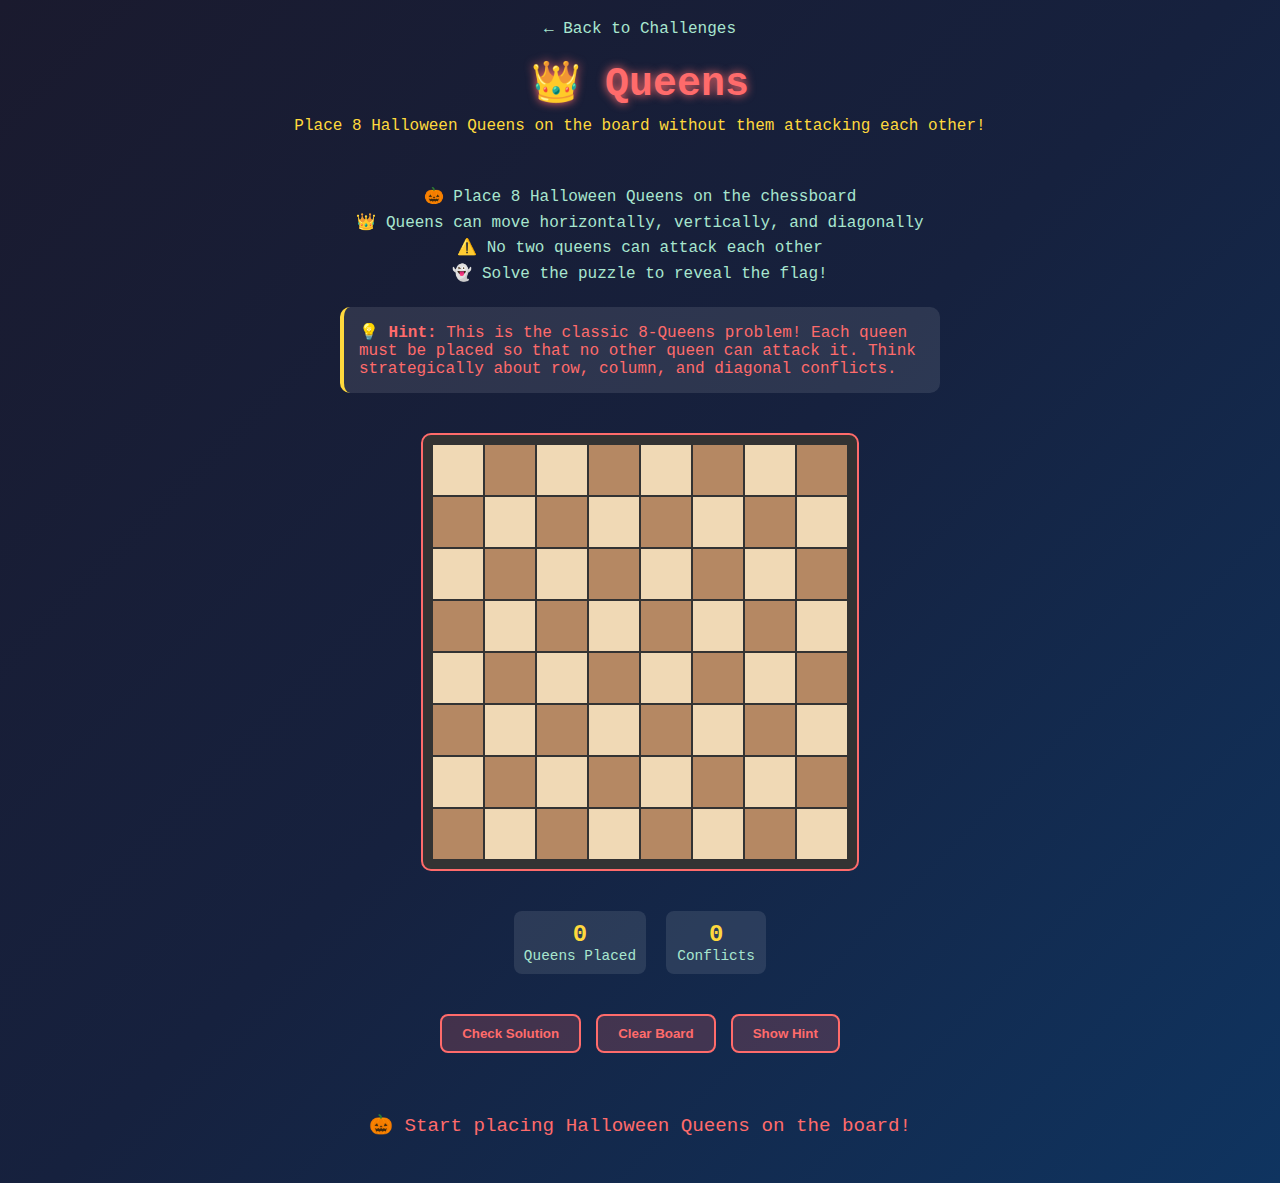
<file: queens/index.html>
<!DOCTYPE html>
<html lang="en">
<head>
    <meta charset="UTF-8">
    <meta name="viewport" content="width=device-width, initial-scale=1.0">
    <title>👑 Queens - Halloween Mini CTF</title>
    <style>
        * {
            margin: 0;
            padding: 0;
            box-sizing: border-box;
        }
        
        body {
            font-family: 'Courier New', monospace;
            background: linear-gradient(135deg, #1a1a2e, #16213e, #0f3460);
            color: #ff6b6b;
            min-height: 100vh;
            display: flex;
            flex-direction: column;
            align-items: center;
            padding: 20px;
        }
        
        .header {
            text-align: center;
            margin-bottom: 30px;
        }
        
        h1 {
            font-size: 2.5rem;
            margin-bottom: 10px;
            color: #ff6b6b;
            text-shadow: 0 0 10px #ff6b6b;
        }
        
        .subtitle {
            color: #ffd93d;
            margin-bottom: 20px;
        }
        
        .back-link {
            color: #a8e6cf;
            text-decoration: none;
            margin-bottom: 20px;
            display: inline-block;
        }
        
        .back-link:hover {
            color: #ffd93d;
        }
        
        .game-container {
            display: flex;
            flex-direction: column;
            align-items: center;
            gap: 20px;
            max-width: 600px;
            width: 100%;
        }
        
        .chessboard {
            display: grid;
            grid-template-columns: repeat(8, 1fr);
            gap: 2px;
            margin-bottom: 20px;
            background: #333;
            padding: 10px;
            border-radius: 10px;
            border: 2px solid #ff6b6b;
        }
        
        .square {
            width: 50px;
            height: 50px;
            display: flex;
            align-items: center;
            justify-content: center;
            cursor: pointer;
            transition: all 0.3s ease;
            position: relative;
            font-size: 2rem;
        }
        
        .square.light {
            background: #f0d9b5;
            color: #b58863;
        }
        
        .square.dark {
            background: #b58863;
            color: #f0d9b5;
        }
        
        .square:hover {
            background: rgba(255, 107, 107, 0.3);
            transform: scale(1.1);
        }
        
        .square.queen {
            background: #ff6b6b;
            color: white;
            border: 2px solid #ffd93d;
        }
        
        .square.queen:hover {
            background: #ff6b6b;
            transform: scale(1.1);
        }
        
        .square.attacked {
            background: #f44336;
            color: white;
            animation: pulse 1s ease-in-out infinite alternate;
        }
        
        .square.safe {
            background: #4caf50;
            color: white;
        }
        
        @keyframes pulse {
            from { opacity: 0.7; }
            to { opacity: 1; }
        }
        
        .controls {
            display: flex;
            gap: 15px;
            margin-bottom: 20px;
        }
        
        .btn {
            padding: 10px 20px;
            border: 2px solid #ff6b6b;
            background: rgba(255, 107, 107, 0.2);
            color: #ff6b6b;
            cursor: pointer;
            border-radius: 8px;
            font-weight: bold;
            transition: all 0.3s ease;
        }
        
        .btn:hover {
            background: rgba(255, 107, 107, 0.4);
            border-color: #ffd93d;
            color: #ffd93d;
        }
        
        .btn:disabled {
            opacity: 0.5;
            cursor: not-allowed;
        }
        
        .stats {
            display: flex;
            gap: 20px;
            margin-bottom: 20px;
        }
        
        .stat {
            text-align: center;
            padding: 10px;
            background: rgba(255, 255, 255, 0.1);
            border-radius: 8px;
            min-width: 100px;
        }
        
        .stat-value {
            font-size: 1.5rem;
            font-weight: bold;
            color: #ffd93d;
        }
        
        .stat-label {
            font-size: 0.9rem;
            color: #a8e6cf;
        }
        
        .message {
            text-align: center;
            margin: 20px 0;
            font-size: 1.2rem;
            min-height: 30px;
        }
        
        .success {
            color: #4caf50;
            animation: glow 1s ease-in-out infinite alternate;
        }
        
        .error {
            color: #f44336;
        }
        
        .flag {
            color: #ffd93d;
            font-weight: bold;
            margin-top: 20px;
            padding: 15px;
            border: 2px solid #ffd93d;
            border-radius: 10px;
            background: rgba(255, 217, 61, 0.1);
            display: none;
        }
        
        @keyframes glow {
            from { text-shadow: 0 0 5px currentColor; }
            to { text-shadow: 0 0 15px currentColor; }
        }
        
        .instructions {
            max-width: 600px;
            text-align: center;
            margin-bottom: 20px;
            color: #a8e6cf;
            line-height: 1.6;
        }
        
        .hint {
            background: rgba(255, 255, 255, 0.1);
            padding: 15px;
            border-radius: 10px;
            margin-bottom: 20px;
            border-left: 4px solid #ffd93d;
        }
    </style>
</head>
<body>
    <div class="header">
        <a href="../index.html" class="back-link">← Back to Challenges</a>
        <h1>👑 Queens</h1>
        <div class="subtitle">Place 8 Halloween Queens on the board without them attacking each other!</div>
    </div>
    
    <div class="instructions">
        <p>🎃 Place 8 Halloween Queens on the chessboard</p>
        <p>👑 Queens can move horizontally, vertically, and diagonally</p>
        <p>⚠️ No two queens can attack each other</p>
        <p>👻 Solve the puzzle to reveal the flag!</p>
    </div>
    
    <div class="game-container">
        <div class="hint">
            <strong>💡 Hint:</strong> This is the classic 8-Queens problem! Each queen must be placed so that no other queen can attack it. Think strategically about row, column, and diagonal conflicts.
        </div>
        
        <div class="chessboard" id="chessboard"></div>
        
        <div class="stats">
            <div class="stat">
                <div class="stat-value" id="queensPlaced">0</div>
                <div class="stat-label">Queens Placed</div>
            </div>
            <div class="stat">
                <div class="stat-value" id="conflicts">0</div>
                <div class="stat-label">Conflicts</div>
            </div>
        </div>
        
        <div class="controls">
            <button class="btn" onclick="checkSolution()">Check Solution</button>
            <button class="btn" onclick="clearBoard()">Clear Board</button>
            <button class="btn" onclick="showHint()">Show Hint</button>
        </div>
        
        <div class="message" id="message"></div>
        
        <div class="flag" id="flag">
            <h3>🎉 Congratulations! You solved the Queens puzzle! 🎉</h3>
            <p><strong>Flag:</strong> <code>SecDSM{queens_master_2025}</code></p>
            <p>You've mastered the art of spooky chess strategy!</p>
        </div>
    </div>

    <script>
        let board = Array(8).fill().map(() => Array(8).fill(false));
        let queensPlaced = 0;
        let gameWon = false;
        
        // Save game state
        function saveGameState() {
            const gameState = {
                board: board,
                queensPlaced: queensPlaced,
                gameWon: gameWon
            };
            localStorage.setItem('queensState', JSON.stringify(gameState));
        }
        
        // Load game state
        function loadGameState() {
            const saved = localStorage.getItem('queensState');
            if (saved) {
                const gameState = JSON.parse(saved);
                board = gameState.board;
                queensPlaced = gameState.queensPlaced;
                gameWon = gameState.gameWon;
                return true;
            }
            return false;
        }
        
        // Initialize chessboard
        function initBoard() {
            const chessboard = document.getElementById('chessboard');
            chessboard.innerHTML = '';
            
            // Try to load saved state
            if (loadGameState()) {
                restoreGameState();
            } else {
                // Create empty board
                for (let row = 0; row < 8; row++) {
                    for (let col = 0; col < 8; col++) {
                        const square = document.createElement('div');
                        square.className = `square ${(row + col) % 2 === 0 ? 'light' : 'dark'}`;
                        square.dataset.row = row;
                        square.dataset.col = col;
                        square.onclick = () => toggleQueen(row, col);
                        chessboard.appendChild(square);
                    }
                }
            }
            
            updateStats();
        }
        
        // Restore game state
        function restoreGameState() {
            const chessboard = document.getElementById('chessboard');
            chessboard.innerHTML = '';
            
            for (let row = 0; row < 8; row++) {
                for (let col = 0; col < 8; col++) {
                    const square = document.createElement('div');
                    square.className = `square ${(row + col) % 2 === 0 ? 'light' : 'dark'}`;
                    square.dataset.row = row;
                    square.dataset.col = col;
                    square.onclick = () => toggleQueen(row, col);
                    
                    if (board[row][col]) {
                        square.classList.add('queen');
                        square.textContent = '👑';
                    }
                    
                    chessboard.appendChild(square);
                }
            }
            
            if (gameWon) {
                document.getElementById('flag').style.display = 'block';
            }
        }
        
        // Toggle queen placement
        function toggleQueen(row, col) {
            if (gameWon) return;
            
            const square = document.querySelector(`[data-row="${row}"][data-col="${col}"]`);
            
            if (board[row][col]) {
                // Remove queen
                board[row][col] = false;
                square.classList.remove('queen');
                square.textContent = '';
                queensPlaced--;
            } else {
                // Place queen
                board[row][col] = true;
                square.classList.add('queen');
                square.textContent = '👑';
                queensPlaced++;
            }
            
            saveGameState();
            updateBoard();
            updateStats();
        }
        
        // Update board display
        function updateBoard() {
            // Clear all attack indicators
            document.querySelectorAll('.square').forEach(square => {
                square.classList.remove('attacked', 'safe');
            });
            
            // Check for conflicts
            let conflicts = 0;
            for (let row = 0; row < 8; row++) {
                for (let col = 0; col < 8; col++) {
                    if (board[row][col]) {
                        if (isUnderAttack(row, col)) {
                            conflicts++;
                            const square = document.querySelector(`[data-row="${row}"][data-col="${col}"]`);
                            square.classList.add('attacked');
                        }
                    }
                }
            }
            
            // Update conflicts display
            document.getElementById('conflicts').textContent = conflicts;
        }
        
        // Check if a square is under attack
        function isUnderAttack(row, col) {
            // Check horizontal
            for (let c = 0; c < 8; c++) {
                if (c !== col && board[row][c]) return true;
            }
            
            // Check vertical
            for (let r = 0; r < 8; r++) {
                if (r !== row && board[r][col]) return true;
            }
            
            // Check diagonals
            for (let r = 0; r < 8; r++) {
                for (let c = 0; c < 8; c++) {
                    if (r !== row && c !== col && board[r][c]) {
                        if (Math.abs(r - row) === Math.abs(c - col)) {
                            return true;
                        }
                    }
                }
            }
            
            return false;
        }
        
        // Check if solution is correct
        function checkSolution() {
            if (queensPlaced !== 8) {
                showMessage('❌ You need to place exactly 8 queens!', 'error');
                return;
            }
            
            let conflicts = 0;
            for (let row = 0; row < 8; row++) {
                for (let col = 0; col < 8; col++) {
                    if (board[row][col] && isUnderAttack(row, col)) {
                        conflicts++;
                    }
                }
            }
            
            if (conflicts === 0) {
                gameWon = true;
                saveGameState();
                showMessage('🎉 Perfect! You solved the Queens puzzle!', 'success');
                document.getElementById('flag').style.display = 'block';
            } else {
                showMessage(`❌ There are still ${conflicts} conflicts. Keep trying!`, 'error');
            }
        }
        
        // Clear the board
        function clearBoard() {
            board = Array(8).fill().map(() => Array(8).fill(false));
            queensPlaced = 0;
            gameWon = false;
            
            document.querySelectorAll('.square').forEach(square => {
                square.classList.remove('queen', 'attacked', 'safe');
                square.textContent = '';
            });
            
            document.getElementById('flag').style.display = 'none';
            saveGameState();
            updateStats();
            showMessage('🧹 Board cleared! Start placing queens.', '');
        }
        
        // Show hint
        function showHint() {
            const hints = [
                "💡 Start by placing queens in different rows and columns",
                "💡 Remember: queens attack horizontally, vertically, and diagonally",
                "💡 Try placing queens in a way that minimizes diagonal conflicts",
                "💡 The 8-Queens problem has 92 possible solutions!",
                "💡 Consider using a systematic approach: place one queen per row"
            ];
            
            const randomHint = hints[Math.floor(Math.random() * hints.length)];
            showMessage(randomHint, '');
        }
        
        // Update stats
        function updateStats() {
            document.getElementById('queensPlaced').textContent = queensPlaced;
        }
        
        // Show message
        function showMessage(text, type) {
            const message = document.getElementById('message');
            message.textContent = text;
            message.className = `message ${type}`;
        }
        
        // Initialize game
        initBoard();
        showMessage('🎃 Start placing Halloween Queens on the board!', '');
    </script>
</body>
</html>
</file>
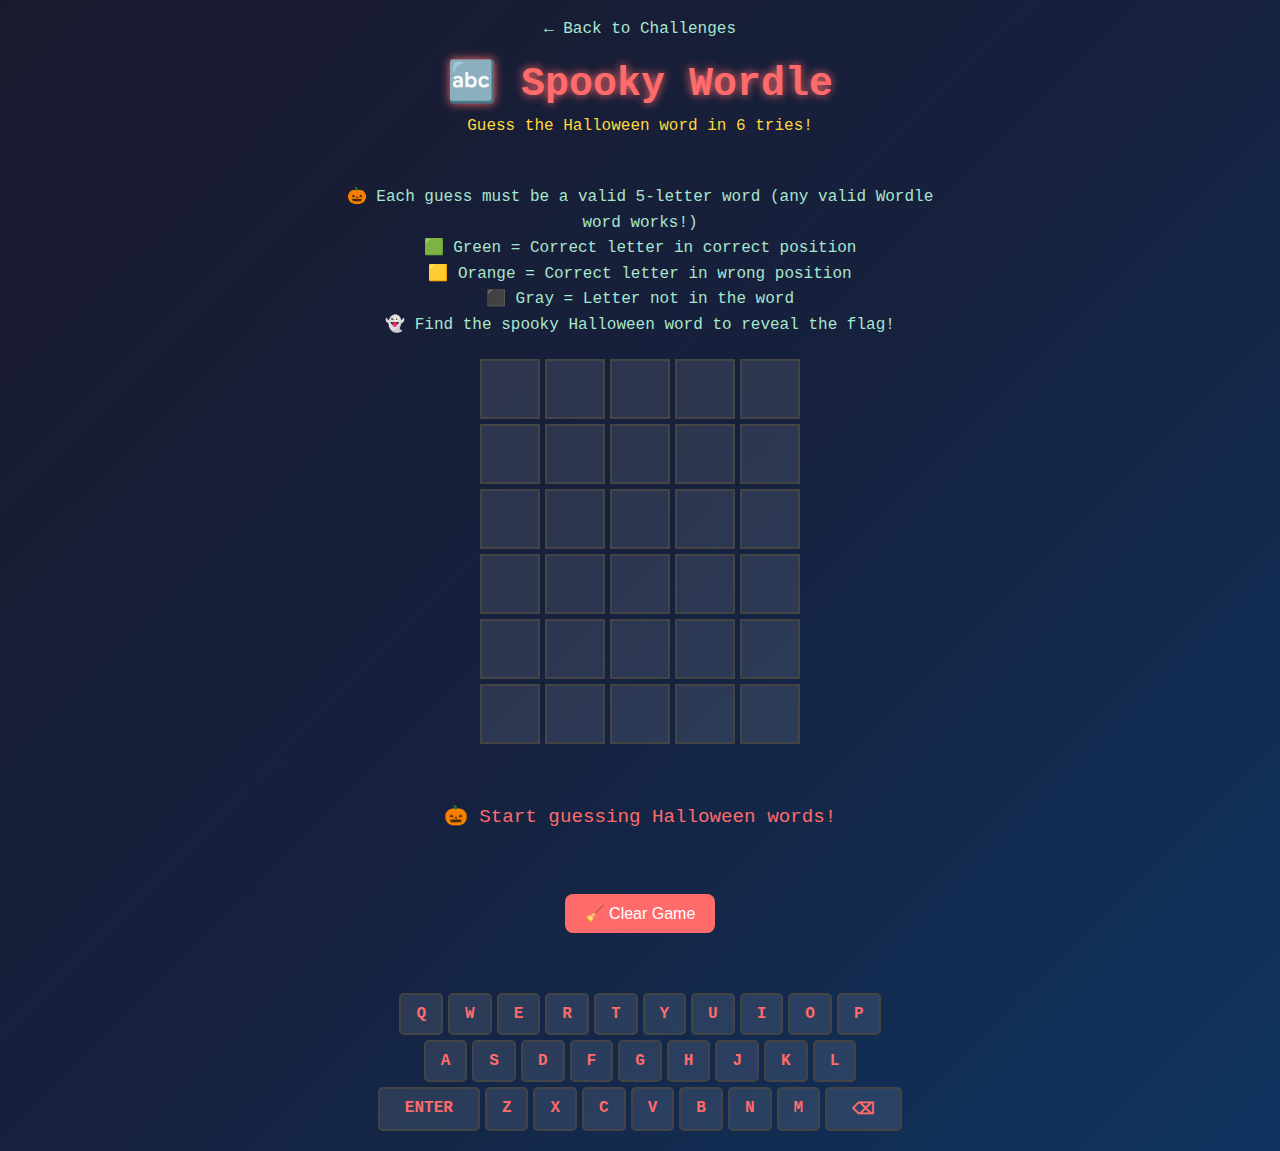
<file: spooky-wordle/index.html>
<!DOCTYPE html>
<html lang="en">
<head>
    <meta charset="UTF-8">
    <meta name="viewport" content="width=device-width, initial-scale=1.0">
    <title>🔤 Spooky Wordle - Halloween Mini CTF</title>
    <style>
        * {
            margin: 0;
            padding: 0;
            box-sizing: border-box;
        }
        
        body {
            font-family: 'Courier New', monospace;
            background: linear-gradient(135deg, #1a1a2e, #16213e, #0f3460);
            color: #ff6b6b;
            min-height: 100vh;
            display: flex;
            flex-direction: column;
            align-items: center;
            padding: 20px;
        }
        
        .header {
            text-align: center;
            margin-bottom: 30px;
        }
        
        h1 {
            font-size: 2.5rem;
            margin-bottom: 10px;
            color: #ff6b6b;
            text-shadow: 0 0 10px #ff6b6b;
        }
        
        .subtitle {
            color: #ffd93d;
            margin-bottom: 20px;
        }
        
        .back-link {
            color: #a8e6cf;
            text-decoration: none;
            margin-bottom: 20px;
            display: inline-block;
        }
        
        .back-link:hover {
            color: #ffd93d;
        }
        
        .game-container {
            display: flex;
            flex-direction: column;
            align-items: center;
            gap: 20px;
        }
        
        .game-board {
            display: grid;
            grid-template-rows: repeat(6, 1fr);
            gap: 5px;
            margin-bottom: 20px;
        }
        
        .row {
            display: grid;
            grid-template-columns: repeat(5, 1fr);
            gap: 5px;
        }
        
        .cell {
            width: 60px;
            height: 60px;
            border: 2px solid #444;
            display: flex;
            align-items: center;
            justify-content: center;
            font-size: 1.5rem;
            font-weight: bold;
            background: rgba(255, 255, 255, 0.1);
            transition: all 0.3s ease;
        }

        /* Mobile responsiveness */
        @media (max-width: 768px) {
            body {
                padding: 10px;
            }

            h1 {
                font-size: 2rem;
            }

            .subtitle {
                font-size: 1rem;
            }

            .instructions {
                font-size: 0.9rem;
                padding: 0 10px;
                margin-bottom: 15px;
            }

            .cell {
                width: 50px;
                height: 50px;
                font-size: 1.2rem;
            }

            .keyboard {
                max-width: 100%;
                overflow-x: auto;
                margin-top: 15px;
            }

            .keyboard-row {
                min-width: 320px;
                gap: 3px;
            }

            .key {
                padding: 8px 10px;
                min-width: 30px;
                font-size: 0.9rem;
                border-radius: 4px;
            }

            .key.wide {
                padding: 8px 15px;
                min-width: 50px;
            }

            .game-container {
                gap: 15px;
            }

            .header {
                margin-bottom: 20px;
            }

            .game-board {
                margin-bottom: 15px;
            }

            .message {
                font-size: 1rem;
                margin: 15px 0;
            }

            .controls {
                margin: 15px 0;
            }

            .clear-btn {
                padding: 8px 16px;
                font-size: 0.9rem;
            }
        }

        @media (max-width: 480px) {
            .cell {
                width: 45px;
                height: 45px;
                font-size: 1rem;
            }

            .keyboard-row {
                min-width: 280px;
                gap: 2px;
            }

            .key {
                padding: 6px 8px;
                min-width: 25px;
                font-size: 0.8rem;
                border-radius: 3px;
            }

            .key.wide {
                padding: 6px 12px;
                min-width: 40px;
            }

            h1 {
                font-size: 1.8rem;
            }

            .subtitle {
                font-size: 0.9rem;
            }

            .instructions {
                font-size: 0.8rem;
                line-height: 1.4;
            }

            .message {
                font-size: 0.9rem;
            }

            .clear-btn {
                padding: 6px 12px;
                font-size: 0.8rem;
            }
        }
        
        .cell.filled {
            border-color: #666;
            background: rgba(255, 255, 255, 0.2);
        }
        
        .cell.correct {
            background: #4caf50;
            border-color: #4caf50;
            color: white;
        }
        
        .cell.present {
            background: #ff9800;
            border-color: #ff9800;
            color: white;
        }
        
        .cell.absent {
            background: #666;
            border-color: #666;
            color: white;
        }
        
        .keyboard {
            display: flex;
            flex-direction: column;
            gap: 5px;
            margin-top: 20px;
        }
        
        .keyboard-row {
            display: flex;
            gap: 5px;
            justify-content: center;
        }
        
        .key {
            padding: 10px 15px;
            border: 2px solid #444;
            background: rgba(255, 255, 255, 0.1);
            color: #ff6b6b;
            cursor: pointer;
            border-radius: 5px;
            font-weight: bold;
            transition: all 0.3s ease;
            min-width: 40px;
            text-align: center;
        }
        
        .key:hover {
            background: rgba(255, 255, 255, 0.2);
        }
        
        .key.wide {
            padding: 10px 25px;
        }
        
        .key.correct {
            background: #4caf50;
            border-color: #4caf50;
            color: white;
        }
        
        .key.present {
            background: #ff9800;
            border-color: #ff9800;
            color: white;
        }
        
        .key.absent {
            background: #666;
            border-color: #666;
            color: white;
        }
        
        .message {
            text-align: center;
            margin: 20px 0;
            font-size: 1.2rem;
            min-height: 30px;
        }
        
        .success {
            color: #4caf50;
            animation: glow 1s ease-in-out infinite alternate;
        }
        
        .error {
            color: #f44336;
        }
        
        .controls {
            text-align: center;
            margin: 20px 0;
        }
        
        .clear-btn {
            background: #ff6b6b;
            color: white;
            border: none;
            padding: 10px 20px;
            border-radius: 8px;
            font-size: 1rem;
            cursor: pointer;
            transition: all 0.3s ease;
        }
        
        .clear-btn:hover {
            background: #ff5252;
            transform: translateY(-2px);
        }
        
        .flag {
            color: #ffd93d;
            font-weight: bold;
            margin-top: 20px;
            padding: 15px;
            border: 2px solid #ffd93d;
            border-radius: 10px;
            background: rgba(255, 217, 61, 0.1);
            display: none;
        }
        
        @keyframes glow {
            from { text-shadow: 0 0 5px currentColor; }
            to { text-shadow: 0 0 15px currentColor; }
        }
        
        .instructions {
            max-width: 600px;
            text-align: center;
            margin-bottom: 20px;
            color: #a8e6cf;
            line-height: 1.6;
        }
    </style>
</head>
<body>
    <div class="header">
        <a href="../index.html" class="back-link">← Back to Challenges</a>
        <h1>🔤 Spooky Wordle</h1>
        <div class="subtitle">Guess the Halloween word in 6 tries!</div>
    </div>
    
    <div class="instructions">
        <p>🎃 Each guess must be a valid 5-letter word (any valid Wordle word works!)</p>
        <p>🟩 Green = Correct letter in correct position</p>
        <p>🟨 Orange = Correct letter in wrong position</p>
        <p>⬛ Gray = Letter not in the word</p>
        <p>👻 Find the spooky Halloween word to reveal the flag!</p>
    </div>
    
    <div class="game-container">
        <div class="game-board" id="gameBoard"></div>
        
        <div class="message" id="message"></div>
        
        <div class="flag" id="flag">
            <h3>🎉 Congratulations! You found the flag! 🎉</h3>
            <p><strong>Flag:</strong> <code>SecDSM{spooky_wordle_master_2025}</code></p>
            <p>You've mastered the art of spooky word guessing!</p>
        </div>
        
        <div class="controls">
            <button onclick="clearGame()" class="clear-btn">🧹 Clear Game</button>
        </div>
        
        <div class="keyboard">
            <div class="keyboard-row">
                <div class="key" data-key="Q">Q</div>
                <div class="key" data-key="W">W</div>
                <div class="key" data-key="E">E</div>
                <div class="key" data-key="R">R</div>
                <div class="key" data-key="T">T</div>
                <div class="key" data-key="Y">Y</div>
                <div class="key" data-key="U">U</div>
                <div class="key" data-key="I">I</div>
                <div class="key" data-key="O">O</div>
                <div class="key" data-key="P">P</div>
            </div>
            <div class="keyboard-row">
                <div class="key" data-key="A">A</div>
                <div class="key" data-key="S">S</div>
                <div class="key" data-key="D">D</div>
                <div class="key" data-key="F">F</div>
                <div class="key" data-key="G">G</div>
                <div class="key" data-key="H">H</div>
                <div class="key" data-key="J">J</div>
                <div class="key" data-key="K">K</div>
                <div class="key" data-key="L">L</div>
            </div>
            <div class="keyboard-row">
                <div class="key wide" data-key="ENTER">ENTER</div>
                <div class="key" data-key="Z">Z</div>
                <div class="key" data-key="X">X</div>
                <div class="key" data-key="C">C</div>
                <div class="key" data-key="V">V</div>
                <div class="key" data-key="B">B</div>
                <div class="key" data-key="N">N</div>
                <div class="key" data-key="M">M</div>
                <div class="key wide" data-key="BACKSPACE">⌫</div>
            </div>
        </div>
    </div>

    <script>
        // Halloween-themed 5-letter words (answers)
        const halloweenWords = [
            'GHOST', 'WITCH', 'DEMON', 'BEAST', 'SCARE', 'SPOOK', 'CREEP', 'BLOOD',
            'GHOUL', 'SKULL', 'GRAVE', 'TOMBS', 'HAUNT', 'CURSE', 'SPELL', 'MAGIC',
            'POWER', 'DEATH', 'NIGHT', 'PATCH', 'TRICK', 'TREAT', 'EERIE', 'SCARY',
            'GOURD', 'BLOOD', 'SLIMY',
        ];
        // Valid Wordle words (loaded from file)
        let validWords = [];
        
        // Load valid words from file
        async function loadValidWords() {
            try {
                const response = await fetch('valid-wordle-words.txt');
                const text = await response.text();
                validWords = text.trim().split('\n').map(word => word.trim().toUpperCase());
            } catch (error) {
                console.error('Failed to load word list:', error);
                // Fallback to a small set of common words
                validWords = halloweenWords;
            }
        }
        
        // Select a random Halloween word for this game (obfuscated)
        const halloweenWordIndex = Math.floor(Math.random() * halloweenWords.length);
        const targetWord = halloweenWords[halloweenWordIndex];
        
        let currentRow = 0;
        let currentCol = 0;
        let gameWon = false;
        let gameOver = false;
        let gameState = {
            guesses: [],
            currentRow: 0,
            currentCol: 0,
            gameWon: false,
            gameOver: false,
            targetWord: targetWord
        };
        
        // Save game state
        function saveGameState() {
            gameState.guesses = [];
            gameState.currentRow = currentRow;
            gameState.currentCol = currentCol;
            gameState.gameWon = gameWon;
            gameState.gameOver = gameOver;
            
            // Save current board state
            for (let row = 0; row < 6; row++) {
                for (let col = 0; col < 5; col++) {
                    const cell = document.getElementById(`cell-${row}-${col}`);
                    if (cell && cell.textContent) {
                        gameState.guesses.push({
                            row: row,
                            col: col,
                            letter: cell.textContent,
                            classes: Array.from(cell.classList)
                        });
                    }
                }
            }
            
            localStorage.setItem('spookyWordleState', JSON.stringify(gameState));
        }
        
        // Load game state
        function loadGameState() {
            const saved = localStorage.getItem('spookyWordleState');
            if (saved) {
                const savedState = JSON.parse(saved);
                if (savedState.targetWord === targetWord) {
                    gameState = savedState;
                    currentRow = savedState.currentRow;
                    currentCol = savedState.currentCol;
                    gameWon = savedState.gameWon;
                    gameOver = savedState.gameOver;
                    return true;
                }
            }
            return false;
        }
        
        // Initialize game board
        function initGame() {
            const gameBoard = document.getElementById('gameBoard');
            gameBoard.innerHTML = '';
            
            for (let row = 0; row < 6; row++) {
                const rowDiv = document.createElement('div');
                rowDiv.className = 'row';
                for (let col = 0; col < 5; col++) {
                    const cell = document.createElement('div');
                    cell.className = 'cell';
                    cell.id = `cell-${row}-${col}`;
                    rowDiv.appendChild(cell);
                }
                gameBoard.appendChild(rowDiv);
            }
            
            // Try to load saved state
            if (loadGameState()) {
                restoreGameState();
            }
        }
        
        // Restore game state
        function restoreGameState() {
            gameState.guesses.forEach(guess => {
                const cell = document.getElementById(`cell-${guess.row}-${guess.col}`);
                if (cell) {
                    cell.textContent = guess.letter;
                    cell.classList.add(...guess.classes);
                }
            });
            
            // Update keyboard colors
            updateKeyboardColors();
            
            if (gameWon) {
                document.getElementById('flag').style.display = 'block';
            }
        }
        
        // Update keyboard colors based on guesses
        function updateKeyboardColors() {
            gameState.guesses.forEach(guess => {
                if (guess.classes.includes('correct') || guess.classes.includes('present') || guess.classes.includes('absent')) {
                    const key = document.querySelector(`[data-key="${guess.letter}"]`);
                    if (key) {
                        if (guess.classes.includes('correct')) {
                            key.classList.add('correct');
                        } else if (guess.classes.includes('present')) {
                            key.classList.add('present');
                        } else if (guess.classes.includes('absent')) {
                            key.classList.add('absent');
                        }
                    }
                }
            });
        }
        
        // Handle keyboard input
        function handleKeyPress(key) {
            if (gameOver) return;
            
            if (key === 'ENTER') {
                submitGuess();
            } else if (key === 'BACKSPACE') {
                deleteLetter();
            } else if (key.length === 1 && key.match(/[A-Z]/)) {
                addLetter(key);
            }
        }
        
        // Add letter to current cell
        function addLetter(letter) {
            if (currentCol < 5) {
                const cell = document.getElementById(`cell-${currentRow}-${currentCol}`);
                cell.textContent = letter;
                cell.classList.add('filled');
                currentCol++;
                saveGameState();
            }
        }
        
        // Delete letter from current cell
        function deleteLetter() {
            if (currentCol > 0) {
                currentCol--;
                const cell = document.getElementById(`cell-${currentRow}-${currentCol}`);
                cell.textContent = '';
                cell.classList.remove('filled');
                saveGameState();
            }
        }
        
        // Submit current guess
        function submitGuess() {
            if (currentCol !== 5) {
                showMessage('Word must be 5 letters!', 'error');
                return;
            }
            
            // Get current guess
            let guess = '';
            for (let col = 0; col < 5; col++) {
                const cell = document.getElementById(`cell-${currentRow}-${col}`);
                guess += cell.textContent;
            }
            
            // Check if word is valid
            if (!validWords.includes(guess)) {
                showMessage('Not a valid word!', 'error');
                return;
            }
            
            // Check guess against target word
            const result = checkGuess(guess, targetWord);
            
            // Update cell colors
            for (let col = 0; col < 5; col++) {
                const cell = document.getElementById(`cell-${currentRow}-${col}`);
                const key = document.querySelector(`[data-key="${guess[col]}"]`);
                
                if (result[col] === 'correct') {
                    cell.classList.add('correct');
                    key.classList.add('correct');
                } else if (result[col] === 'present') {
                    cell.classList.add('present');
                    key.classList.add('present');
                } else {
                    cell.classList.add('absent');
                    key.classList.add('absent');
                }
            }
            
            // Check if won
            if (guess === targetWord) {
                gameWon = true;
                gameOver = true;
                showMessage('🎉 Spooky word found! You win!', 'success');
                document.getElementById('flag').style.display = 'block';
                saveGameState();
                return;
            }
            
            // Move to next row
            currentRow++;
            currentCol = 0;
            
            // Check if game over
            if (currentRow >= 6) {
                gameOver = true;
                showMessage(`Game over! The word was: ${targetWord}`, 'error');
            } else {
                showMessage('Keep guessing...', '');
            }
            
            saveGameState();
        }
        
        // Check guess against target word
        function checkGuess(guess, target) {
            const result = new Array(5).fill('absent');
            const targetLetters = target.split('');
            const guessLetters = guess.split('');
            
            // First pass: mark correct letters
            for (let i = 0; i < 5; i++) {
                if (guessLetters[i] === targetLetters[i]) {
                    result[i] = 'correct';
                    targetLetters[i] = null;
                    guessLetters[i] = null;
                }
            }
            
            // Second pass: mark present letters
            for (let i = 0; i < 5; i++) {
                if (guessLetters[i] !== null) {
                    const index = targetLetters.indexOf(guessLetters[i]);
                    if (index !== -1) {
                        result[i] = 'present';
                        targetLetters[index] = null;
                    }
                }
            }
            
            return result;
        }
        
        // Show message
        function showMessage(text, type) {
            const message = document.getElementById('message');
            message.textContent = text;
            message.className = `message ${type}`;
        }
        
        // Clear game
        function clearGame() {
            localStorage.removeItem('spookyWordleState');
            currentRow = 0;
            currentCol = 0;
            gameWon = false;
            gameOver = false;
            gameState = {
                guesses: [],
                currentRow: 0,
                currentCol: 0,
                gameWon: false,
                gameOver: false,
                targetWord: targetWord
            };
            
            // Clear the board
            document.querySelectorAll('.cell').forEach(cell => {
                cell.textContent = '';
                cell.classList.remove('filled', 'correct', 'present', 'absent');
            });
            
            // Clear keyboard colors
            document.querySelectorAll('.key').forEach(key => {
                key.classList.remove('correct', 'present', 'absent');
            });
            
            document.getElementById('flag').style.display = 'none';
            showMessage('🧹 Game cleared! Start fresh!', '');
        }
        
        // Event listeners
        document.addEventListener('keydown', (e) => {
            if (e.key === 'Enter') {
                handleKeyPress('ENTER');
            } else if (e.key === 'Backspace') {
                handleKeyPress('BACKSPACE');
            } else if (e.key.match(/[a-zA-Z]/)) {
                handleKeyPress(e.key.toUpperCase());
            }
        });
        
        // Virtual keyboard
        document.querySelectorAll('.key').forEach(key => {
            key.addEventListener('click', () => {
                const keyValue = key.getAttribute('data-key');
                handleKeyPress(keyValue);
            });
        });
        
        // Initialize game
        async function initializeGame() {
            await loadValidWords();
            initGame();
            showMessage('🎃 Start guessing Halloween words!', '');
        }
        
        // Start the game
        initializeGame();
        
    </script>
</body>
</html>
</file>
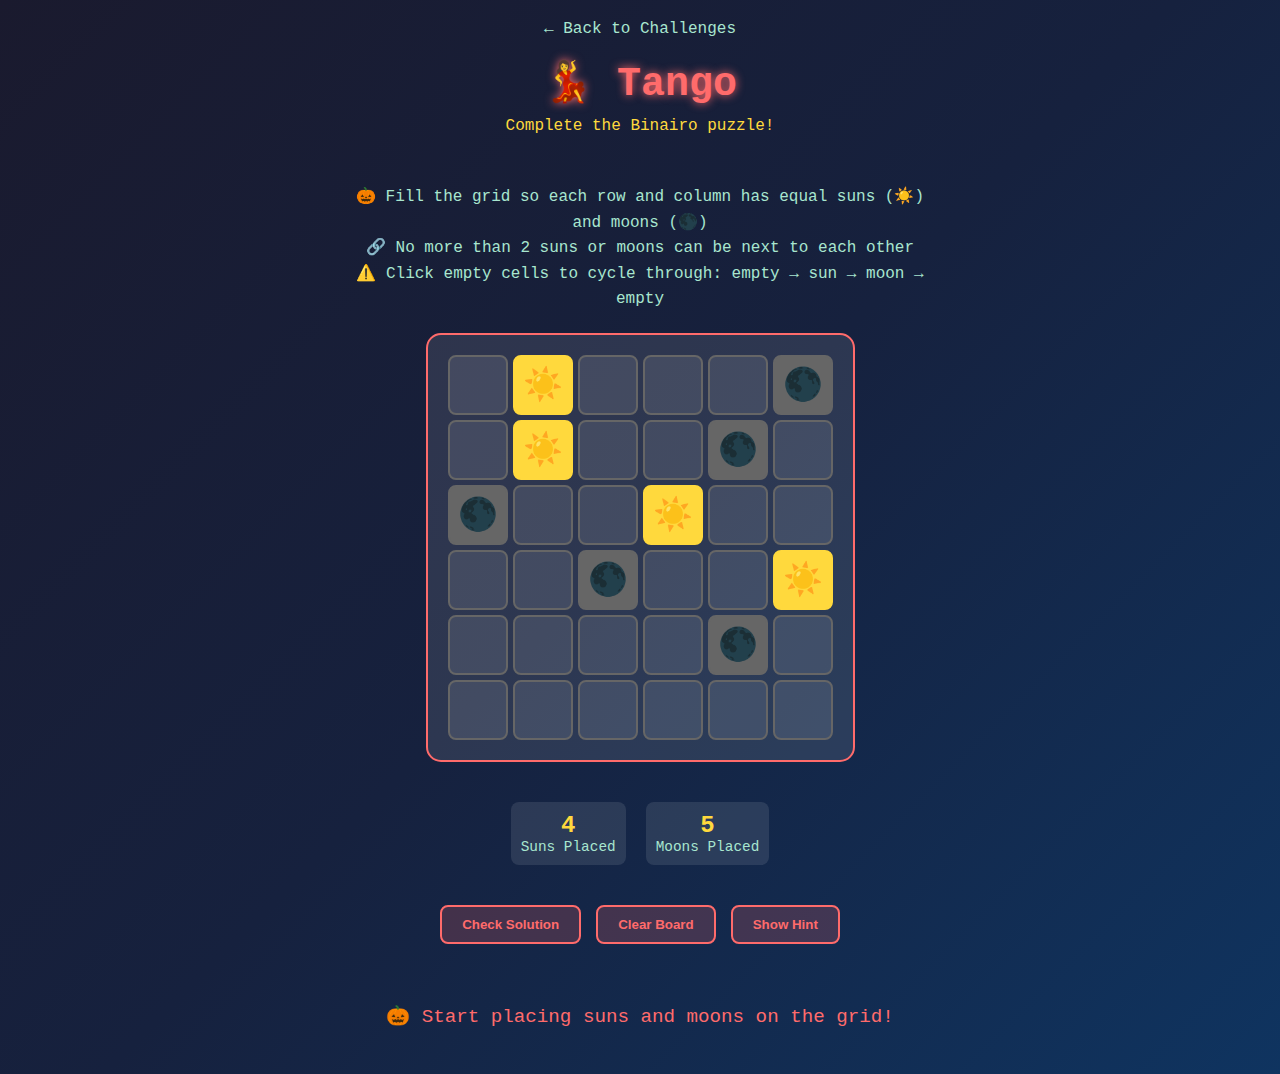
<file: tango/index.html>
<!DOCTYPE html>
<html lang="en">
<head>
    <meta charset="UTF-8">
    <meta name="viewport" content="width=device-width, initial-scale=1.0">
    <title>💃 Tango - Halloween Mini CTF</title>
    <style>
        * {
            margin: 0;
            padding: 0;
            box-sizing: border-box;
        }
        
        body {
            font-family: 'Courier New', monospace;
            background: linear-gradient(135deg, #1a1a2e, #16213e, #0f3460);
            color: #ff6b6b;
            min-height: 100vh;
            display: flex;
            flex-direction: column;
            align-items: center;
            padding: 20px;
        }
        
        .header {
            text-align: center;
            margin-bottom: 30px;
        }
        
        h1 {
            font-size: 2.5rem;
            margin-bottom: 10px;
            color: #ff6b6b;
            text-shadow: 0 0 10px #ff6b6b;
        }
        
        .subtitle {
            color: #ffd93d;
            margin-bottom: 20px;
        }
        
        .back-link {
            color: #a8e6cf;
            text-decoration: none;
            margin-bottom: 20px;
            display: inline-block;
        }
        
        .back-link:hover {
            color: #ffd93d;
        }
        
        .game-container {
            display: flex;
            flex-direction: column;
            align-items: center;
            gap: 20px;
            max-width: 600px;
            width: 100%;
        }
        
        .game-board {
            display: grid;
            grid-template-columns: repeat(6, 1fr);
            gap: 5px;
            margin-bottom: 20px;
            background: rgba(255, 255, 255, 0.1);
            padding: 20px;
            border-radius: 15px;
            border: 2px solid #ff6b6b;
        }
        
        .cell {
            width: 60px;
            height: 60px;
            border: 2px solid #666;
            background: rgba(255, 255, 255, 0.1);
            display: flex;
            align-items: center;
            justify-content: center;
            font-size: 2rem;
            cursor: pointer;
            transition: all 0.3s ease;
            border-radius: 8px;
            position: relative;
        }

        .constraint {
            position: absolute;
            font-size: 1.2rem;
            font-weight: bold;
            color: #ffd93d;
            text-shadow: 0 0 5px #ffd93d;
            z-index: 10;
            pointer-events: none;
        }

        .constraint.equal {
            color: #4caf50;
            text-shadow: 0 0 5px #4caf50;
        }

        .constraint.different {
            color: #f44336;
            text-shadow: 0 0 5px #f44336;
        }

        .constraint.top {
            top: -15px;
            left: 50%;
            transform: translateX(-50%);
        }

        .constraint.bottom {
            bottom: -15px;
            left: 50%;
            transform: translateX(-50%);
        }

        .constraint.left {
            left: -15px;
            top: 50%;
            transform: translateY(-50%);
        }

        .constraint.right {
            right: -15px;
            top: 50%;
            transform: translateY(-50%);
        }
        
        .cell:hover {
            background: rgba(255, 107, 107, 0.3);
            border-color: #ffd93d;
            transform: scale(1.05);
        }
        
        .cell.sun {
            background: #ffd93d;
            border-color: #ffd93d;
            color: #1a1a2e;
        }
        
        .cell.moon {
            background: #666;
            border-color: #666;
            color: white;
        }
        
        .cell.error {
            background: #f44336;
            border-color: #f44336;
            color: white;
            animation: shake 0.5s ease-in-out;
        }
        
        .cell.seeded {
            cursor: default;
        }
        
        .cell.seeded:hover {
            background: inherit;
            border-color: inherit;
            transform: none;
        }
        
        @keyframes shake {
            0%, 100% { transform: translateX(0); }
            25% { transform: translateX(-5px); }
            75% { transform: translateX(5px); }
        }
        
        .controls {
            display: flex;
            gap: 15px;
            margin-bottom: 20px;
        }
        
        .btn {
            padding: 10px 20px;
            border: 2px solid #ff6b6b;
            background: rgba(255, 107, 107, 0.2);
            color: #ff6b6b;
            cursor: pointer;
            border-radius: 8px;
            font-weight: bold;
            transition: all 0.3s ease;
        }
        
        .btn:hover {
            background: rgba(255, 107, 107, 0.4);
            border-color: #ffd93d;
            color: #ffd93d;
        }
        
        .btn:disabled {
            opacity: 0.5;
            cursor: not-allowed;
        }
        
        .stats {
            display: flex;
            gap: 20px;
            margin-bottom: 20px;
        }
        
        .stat {
            text-align: center;
            padding: 10px;
            background: rgba(255, 255, 255, 0.1);
            border-radius: 8px;
            min-width: 100px;
        }
        
        .stat-value {
            font-size: 1.5rem;
            font-weight: bold;
            color: #ffd93d;
        }
        
        .stat-label {
            font-size: 0.9rem;
            color: #a8e6cf;
        }
        
        .message {
            text-align: center;
            margin: 20px 0;
            font-size: 1.2rem;
            min-height: 30px;
        }
        
        .success {
            color: #4caf50;
            animation: glow 1s ease-in-out infinite alternate;
        }
        
        .error {
            color: #f44336;
        }
        
        .flag {
            color: #ffd93d;
            font-weight: bold;
            margin-top: 20px;
            padding: 15px;
            border: 2px solid #ffd93d;
            border-radius: 10px;
            background: rgba(255, 217, 61, 0.1);
            display: none;
        }
        
        @keyframes glow {
            from { text-shadow: 0 0 5px currentColor; }
            to { text-shadow: 0 0 15px currentColor; }
        }
        
        .instructions {
            max-width: 600px;
            text-align: center;
            margin-bottom: 20px;
            color: #a8e6cf;
            line-height: 1.6;
        }
        
        .selected-tiles {
            display: flex;
            gap: 10px;
            margin-bottom: 20px;
            min-height: 60px;
            align-items: center;
            justify-content: center;
        }
        
        .selected-tile {
            width: 50px;
            height: 50px;
            border: 2px solid #ffd93d;
            background: rgba(255, 217, 61, 0.3);
            display: flex;
            align-items: center;
            justify-content: center;
            font-size: 1.5rem;
            border-radius: 8px;
        }
    </style>
</head>
<body>
    <div class="header">
        <a href="../index.html" class="back-link">← Back to Challenges</a>
        <h1>💃 Tango</h1>
        <div class="subtitle">Complete the Binairo puzzle!</div>
    </div>
    
    <div class="instructions">
        <p>🎃 Fill the grid so each row and column has equal suns (☀️) and moons (🌑)</p>
        <p>🔗 No more than 2 suns or moons can be next to each other</p>
        <p>⚠️ Click empty cells to cycle through: empty → sun → moon → empty</p>
    </div>

    <div class="flag" id="flag">
        <h3>🎉 Congratulations! You solved all tangos! 🎉</h3>
        <p><strong>Flag:</strong> <code id="dynamicFlag">SecDSM{computing_flag...}</code></p>
        <p>You've mastered the art of spooky tile matching!</p>
    </div>

    <div class="game-container">
        <div class="game-board" id="gameBoard"></div>
        
        <div class="stats">
            <div class="stat">
                <div class="stat-value" id="sunsPlaced">0</div>
                <div class="stat-label">Suns Placed</div>
            </div>
            <div class="stat">
                <div class="stat-value" id="moonsPlaced">0</div>
                <div class="stat-label">Moons Placed</div>
            </div>
        </div>
        
        <div class="controls">
            <button class="btn" onclick="checkSolution()">Check Solution</button>
            <button class="btn" onclick="clearBoard()">Clear Board</button>
            <button class="btn" onclick="showHint()">Show Hint</button>
        </div>
        
        <div class="message" id="message"></div>
    </div>

    <script>
        // Game state
        let board = Array(6).fill().map(() => Array(6).fill(''));
        let seeded = Array(6).fill().map(() => Array(6).fill(false));
        let gameWon = false;
        
        // Seeded puzzle (some cells pre-filled)
        const seededPuzzle = [
            ['', 'sun', '', '', '', 'moon'],
            ['', 'sun', '', '', 'moon', ''],
            ['moon', '', '', 'sun', '', ''],
            ['', '', 'moon', '', '', 'sun'],
            ['', '', '', '', 'moon', ''],
            ['', '', '', '', '', '']
        ];

        // Constraint indicators: [row1, col1, direction, type, row2, col2]
        // direction: 'right', 'bottom'
        // type: 'equal' (=), 'different' (x)
        const constraints = [
            // [1, 1, 'bottom', 'different', 2, 1],    // Column 1: Row 1 and Row 2 should be equal
            // [3, 2, 'bottom', 'different', 5, 2], // Column 2: Row 3 and Row 5 should be different
            // [4, 1, 'right', 'different', 4, 3],  // Row 4: Cell 1 and Cell 3 should be different
            // [0, 4, 'bottom', 'equal', 2, 4]      // Column 4: Row 0 and Row 2 should be equal
        ];

        // Simple hash function for generating flags
        function simpleHash(str) {
            let hash = 0;
            for (let i = 0; i < str.length; i++) {
                const char = str.charCodeAt(i);
                hash = ((hash << 5) - hash) + char;
                hash = hash & hash; // Convert to 32-bit integer
            }
            return Math.abs(hash).toString(16).toUpperCase().padStart(8, '0');
        }

        // Generate flag from board state
        function generateFlagFromBoard() {
            const boardString = board.map(row => row.join('')).join('');
            const hash = simpleHash(boardString);
            return `SecDSM{tango_${hash}}`;
        }
        
        // Save game state
        function saveGameState() {
            const gameState = {
                board: board,
                seeded: seeded,
                gameWon: gameWon
            };
            localStorage.setItem('tangoState', JSON.stringify(gameState));
        }

               // Save game state
        function deleteGameState() {
            const saved = localStorage.getItem('tangoState');
            if (saved) {
                localStorage.removeItem('tangoState');
                return true;
            }
            return false;
        }
        
        // Load game state
        function loadGameState() {
            const saved = localStorage.getItem('tangoState');
            if (saved) {
                const gameState = JSON.parse(saved);
                board = gameState.board;
                seeded = gameState.seeded || Array(6).fill().map(() => Array(6).fill(false));
                gameWon = gameState.gameWon;
                return true;
            }
            return false;
        }
        
        // Render constraints on the board
        function renderConstraints() {
            constraints.forEach(([row1, col1, direction, type, row2, col2]) => {
                const cell1 = document.querySelector(`[data-row="${row1}"][data-col="${col1}"]`);
                const cell2 = document.querySelector(`[data-row="${row2}"][data-col="${col2}"]`);

                if (cell1 && cell2) {
                    const constraintDiv = document.createElement('div');
                    constraintDiv.className = `constraint ${type} ${direction}`;
                    constraintDiv.textContent = type === 'equal' ? '=' : '×';

                    // Position the constraint between the two cells
                    if (direction === 'right') {
                        constraintDiv.style.position = 'absolute';
                        constraintDiv.style.left = '50%';
                        constraintDiv.style.top = '50%';
                        constraintDiv.style.transform = 'translate(-50%, -50%)';
                        constraintDiv.style.zIndex = '5';
                        cell1.appendChild(constraintDiv);
                    } else if (direction === 'bottom') {
                        constraintDiv.style.position = 'absolute';
                        constraintDiv.style.left = '50%';
                        constraintDiv.style.bottom = '-15px';
                        constraintDiv.style.transform = 'translateX(-50%)';
                        constraintDiv.style.zIndex = '5';
                        cell1.appendChild(constraintDiv);
                    }
                }
            });
        }

        // Initialize game
        function initGame() {
            const gameBoard = document.getElementById('gameBoard');
            gameBoard.innerHTML = '';

            // Try to load saved state
            if (loadGameState()) {
                restoreGameState();
            } else {
                // Create board with seeded puzzle
                for (let row = 0; row < 6; row++) {
                    for (let col = 0; col < 6; col++) {
                        const cell = document.createElement('div');
                        cell.className = 'cell';
                        cell.dataset.row = row;
                        cell.dataset.col = col;

                        // Set seeded values
                        if (seededPuzzle[row][col] !== '') {
                            board[row][col] = seededPuzzle[row][col];
                            seeded[row][col] = true;
                            cell.classList.add('seeded');
                            if (seededPuzzle[row][col] === 'sun') {
                                cell.classList.add('sun');
                                cell.textContent = '☀️';
                            } else if (seededPuzzle[row][col] === 'moon') {
                                cell.classList.add('moon');
                                cell.textContent = '🌑';
                            }
                        } else {
                            cell.onclick = () => toggleCell(row, col);
                        }

                        gameBoard.appendChild(cell);
                    }
                }
            }

            // Render constraints after board is created
            renderConstraints();
            updateStats();
        }
        
        // Restore game state
        function restoreGameState() {
            const gameBoard = document.getElementById('gameBoard');
            gameBoard.innerHTML = '';

            for (let row = 0; row < 6; row++) {
                for (let col = 0; col < 6; col++) {
                    const cell = document.createElement('div');
                    cell.className = 'cell';
                    cell.dataset.row = row;
                    cell.dataset.col = col;

                    if (seeded[row][col]) {
                        cell.classList.add('seeded');
                    } else {
                        cell.onclick = () => toggleCell(row, col);
                    }

                    if (board[row][col] === 'sun') {
                        cell.classList.add('sun');
                        cell.textContent = '☀️';
                    } else if (board[row][col] === 'moon') {
                        cell.classList.add('moon');
                        cell.textContent = '🌑';
                    }

                    gameBoard.appendChild(cell);
                }
            }

            // Render constraints after board is restored
            renderConstraints();

            if (gameWon) {
                // Regenerate the flag from the saved board state
                const flag = generateFlagFromBoard();
                document.getElementById('dynamicFlag').textContent = flag;
                document.getElementById('flag').style.display = 'block';
            }
        }
        
        // Toggle cell state
        function toggleCell(row, col) {
            if (gameWon || seeded[row][col]) return;

            const cell = document.querySelector(`[data-row="${row}"][data-col="${col}"]`);

            // Cycle through: empty → sun → moon → empty
            if (board[row][col] === '') {
                board[row][col] = 'sun';
                cell.classList.add('sun');
                cell.textContent = '☀️';
            } else if (board[row][col] === 'sun') {
                board[row][col] = 'moon';
                cell.classList.remove('sun');
                cell.classList.add('moon');
                cell.textContent = '🌑';
            } else if (board[row][col] === 'moon') {
                board[row][col] = '';
                cell.classList.remove('moon');
                cell.textContent = '';
            }

            saveGameState();
            updateStats();
            checkForErrors();

            // Auto-check solution when board is full
            if (isBoardFull()) {
                checkSolution();
            }
        }
        
        // Check if board is full
        function isBoardFull() {
            for (let row = 0; row < 6; row++) {
                for (let col = 0; col < 6; col++) {
                    if (board[row][col] === '') {
                        return false;
                    }
                }
            }
            return true;
        }

        // Check for rule violations
        function checkForErrors() {
            // Clear previous error states
            document.querySelectorAll('.cell').forEach(cell => {
                cell.classList.remove('error');
            });
            
            let hasErrors = false;
            
            // Check for 3+ consecutive suns or moons
            for (let row = 0; row < 6; row++) {
                for (let col = 0; col < 4; col++) {
                    if (board[row][col] && board[row][col] === board[row][col + 1] && board[row][col] === board[row][col + 2]) {
                        document.querySelector(`[data-row="${row}"][data-col="${col}"]`).classList.add('error');
                        document.querySelector(`[data-row="${row}"][data-col="${col + 1}"]`).classList.add('error');
                        document.querySelector(`[data-row="${row}"][data-col="${col + 2}"]`).classList.add('error');
                        hasErrors = true;
                    }
                }
            }
            
            // Check columns
            for (let col = 0; col < 6; col++) {
                for (let row = 0; row < 4; row++) {
                    if (board[row][col] && board[row][col] === board[row + 1][col] && board[row][col] === board[row + 2][col]) {
                        document.querySelector(`[data-row="${row}"][data-col="${col}"]`).classList.add('error');
                        document.querySelector(`[data-row="${row + 1}"][data-col="${col}"]`).classList.add('error');
                        document.querySelector(`[data-row="${row + 2}"][data-col="${col}"]`).classList.add('error');
                        document.querySelector(`[data-row="${row + 3}"][data-col="${col}"]`).classList.add('error');
                        hasErrors = true;
                    }
                }
            }
            
            return hasErrors;
        }
        
        // Check if solution is correct
        function checkSolution() {
            if (checkForErrors()) {
                showMessage('❌ Fix the rule violations first!', 'error');
                return;
            }
            
            // Check if all cells are filled
            let emptyCells = 0;
            for (let row = 0; row < 6; row++) {
                for (let col = 0; col < 6; col++) {
                    if (board[row][col] === '') {
                        emptyCells++;
                    }
                }
            }
            
            if (emptyCells > 0) {
                showMessage(`❌ Fill all ${emptyCells} empty cells first!`, 'error');
                return;
            }
            
            // Check row and column balance
            for (let row = 0; row < 6; row++) {
                let suns = 0, moons = 0;
                for (let col = 0; col < 6; col++) {
                    if (board[row][col] === 'sun') suns++;
                    if (board[row][col] === 'moon') moons++;
                }
                if (suns !== moons) {
                    showMessage('❌ Each row must have equal suns and moons!', 'error');
                    return;
                }
            }
            
            for (let col = 0; col < 6; col++) {
                let suns = 0, moons = 0;
                for (let row = 0; row < 6; row++) {
                    if (board[row][col] === 'sun') suns++;
                    if (board[row][col] === 'moon') moons++;
                }
                if (suns !== moons) {
                    showMessage('❌ Each column must have equal suns and moons!', 'error');
                    return;
                }
            }

            // Check constraint satisfaction
            for (const [row1, col1, direction, type, row2, col2] of constraints) {
                const cell1 = board[row1][col1];
                const cell2 = board[row2][col2];

                if (cell1 === '' || cell2 === '') {
                    showMessage('❌ All constraint cells must be filled!', 'error');
                    return;
                }

                if (type === 'equal' && cell1 !== cell2) {
                    showMessage(`❌ Constraint violation: Cells (${row1},${col1}) and (${row2},${col2}) must be equal!`, 'error');
                    return;
                }

                if (type === 'different' && cell1 === cell2) {
                    showMessage(`❌ Constraint violation: Cells (${row1},${col1}) and (${row2},${col2}) must be different!`, 'error');
                    return;
                }
            }

            // Solution is correct!
            gameWon = true;
            saveGameState();

            // Generate and display the dynamic flag
            const flag = generateFlagFromBoard();
            document.getElementById('dynamicFlag').textContent = flag;

            showMessage('🎉 Perfect! You solved the Tango puzzle!', 'success');
            document.getElementById('flag').style.display = 'block';
        }
        
        // Clear the board
        function clearBoard() {
            board = Array(6).fill().map(() => Array(6).fill(''));
            gameWon = false;

            document.getElementById('flag').style.display = 'none';
            deleteGameState();
            updateStats();
            initGame();
            showMessage('🧹 Board cleared! Start placing suns and moons.', '');
        }
        
        // Show hint
        function showHint() {
            const hints = [
                "💡 Each row and column must have exactly 3 suns and 3 moons",
                "💡 No more than 2 suns or moons can be next to each other",
                "💡 Start by placing suns and moons to balance rows and columns",
                "💡 Think about the constraints: 6x6 grid, 3 suns + 3 moons per row/column"
            ];

            const randomHint = hints[Math.floor(Math.random() * hints.length)];
            showMessage(randomHint, '');
        }
        
        // Update stats
        function updateStats() {
            let suns = 0, moons = 0;
            for (let row = 0; row < 6; row++) {
                for (let col = 0; col < 6; col++) {
                    if (board[row][col] === 'sun') suns++;
                    if (board[row][col] === 'moon') moons++;
                }
            }
            
            document.getElementById('sunsPlaced').textContent = suns;
            document.getElementById('moonsPlaced').textContent = moons;
        }
        
        // Show message
        function showMessage(text, type) {
            const message = document.getElementById('message');
            message.textContent = text;
            message.className = `message ${type}`;
        }
        
        // Initialize game
        initGame();
        showMessage('🎃 Start placing suns and moons on the grid!', '');
    </script>
</body>
</html>
</file>
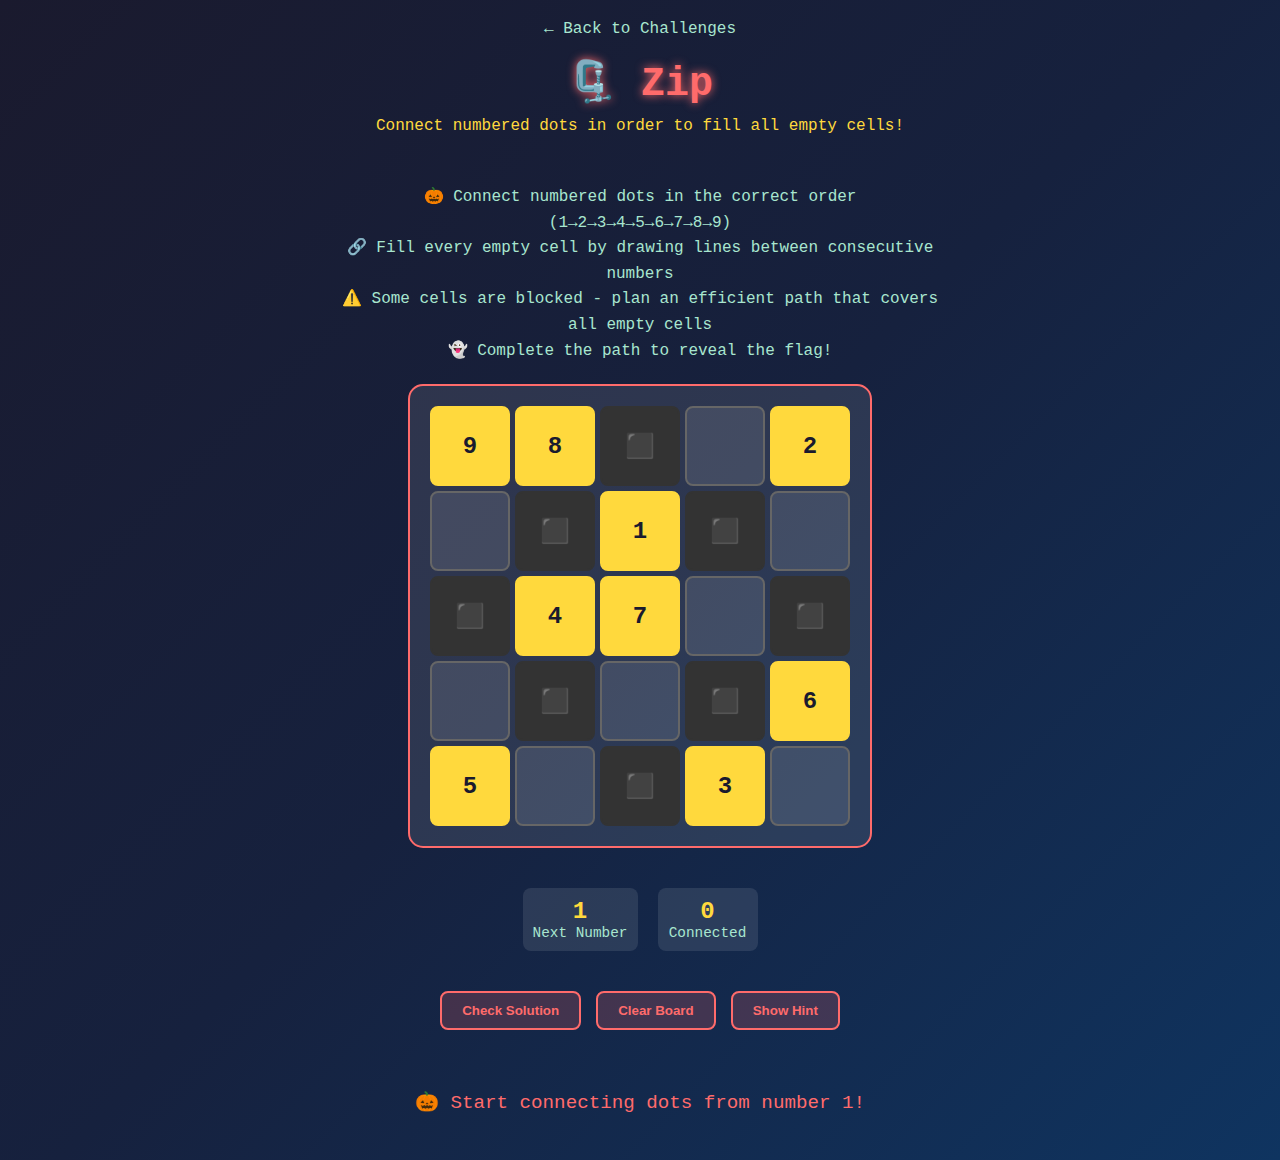
<file: zip/index.html>
<!DOCTYPE html>
<html lang="en">
<head>
    <meta charset="UTF-8">
    <meta name="viewport" content="width=device-width, initial-scale=1.0">
    <title>🗜️ Zip - Halloween Mini CTF</title>
    <style>
        * {
            margin: 0;
            padding: 0;
            box-sizing: border-box;
        }
        
        body {
            font-family: 'Courier New', monospace;
            background: linear-gradient(135deg, #1a1a2e, #16213e, #0f3460);
            color: #ff6b6b;
            min-height: 100vh;
            display: flex;
            flex-direction: column;
            align-items: center;
            padding: 20px;
        }
        
        .header {
            text-align: center;
            margin-bottom: 30px;
        }
        
        h1 {
            font-size: 2.5rem;
            margin-bottom: 10px;
            color: #ff6b6b;
            text-shadow: 0 0 10px #ff6b6b;
        }
        
        .subtitle {
            color: #ffd93d;
            margin-bottom: 20px;
        }
        
        .back-link {
            color: #a8e6cf;
            text-decoration: none;
            margin-bottom: 20px;
            display: inline-block;
        }
        
        .back-link:hover {
            color: #ffd93d;
        }
        
        .game-container {
            display: flex;
            flex-direction: column;
            align-items: center;
            gap: 20px;
            max-width: 800px;
            width: 100%;
        }
        
        .zip-container {
            display: grid;
            grid-template-columns: repeat(5, 1fr);
            gap: 5px;
            margin-bottom: 20px;
            background: rgba(255, 255, 255, 0.1);
            padding: 20px;
            border-radius: 15px;
            border: 2px solid #ff6b6b;
        }
        
        .zip-cell {
            width: 80px;
            height: 80px;
            border: 2px solid #666;
            background: rgba(255, 255, 255, 0.1);
            display: flex;
            align-items: center;
            justify-content: center;
            cursor: pointer;
            transition: all 0.3s ease;
            border-radius: 8px;
            position: relative;
            font-size: 1.5rem;
            font-weight: bold;
        }
        
        .zip-cell:hover {
            background: rgba(255, 107, 107, 0.3);
            border-color: #ffd93d;
            transform: scale(1.05);
        }
        
        .zip-cell.numbered {
            background: #ffd93d;
            border-color: #ffd93d;
            color: #1a1a2e;
        }
        
        .zip-cell.connected {
            background: #4caf50;
            border-color: #4caf50;
            color: white;
        }
        
        .zip-cell.current {
            background: #ff6b6b;
            border-color: #ff6b6b;
            color: white;
            animation: pulse 1s ease-in-out infinite alternate;
        }
        
        .zip-cell.blocked {
            background: #333;
            border-color: #333;
            color: #666;
            cursor: not-allowed;
        }
        
        .zip-cell.blocked:hover {
            background: #333;
            border-color: #333;
            transform: none;
        }
        
        @keyframes pulse {
            from { opacity: 0.7; }
            to { opacity: 1; }
        }
        
        .controls {
            display: flex;
            gap: 15px;
            margin-bottom: 20px;
        }
        
        .btn {
            padding: 10px 20px;
            border: 2px solid #ff6b6b;
            background: rgba(255, 107, 107, 0.2);
            color: #ff6b6b;
            cursor: pointer;
            border-radius: 8px;
            font-weight: bold;
            transition: all 0.3s ease;
        }
        
        .btn:hover {
            background: rgba(255, 107, 107, 0.4);
            border-color: #ffd93d;
            color: #ffd93d;
        }
        
        .btn:disabled {
            opacity: 0.5;
            cursor: not-allowed;
        }
        
        .stats {
            display: flex;
            gap: 20px;
            margin-bottom: 20px;
        }
        
        .stat {
            text-align: center;
            padding: 10px;
            background: rgba(255, 255, 255, 0.1);
            border-radius: 8px;
            min-width: 100px;
        }
        
        .stat-value {
            font-size: 1.5rem;
            font-weight: bold;
            color: #ffd93d;
        }
        
        .stat-label {
            font-size: 0.9rem;
            color: #a8e6cf;
        }
        
        .message {
            text-align: center;
            margin: 20px 0;
            font-size: 1.2rem;
            min-height: 30px;
        }
        
        .success {
            color: #4caf50;
            animation: glow 1s ease-in-out infinite alternate;
        }
        
        .error {
            color: #f44336;
        }
        
        .flag {
            color: #ffd93d;
            font-weight: bold;
            margin-top: 20px;
            padding: 15px;
            border: 2px solid #ffd93d;
            border-radius: 10px;
            background: rgba(255, 217, 61, 0.1);
            display: none;
        }
        
        @keyframes glow {
            from { text-shadow: 0 0 5px currentColor; }
            to { text-shadow: 0 0 15px currentColor; }
        }
        
        .instructions {
            max-width: 600px;
            text-align: center;
            margin-bottom: 20px;
            color: #a8e6cf;
            line-height: 1.6;
        }
        
        .selected-items {
            display: flex;
            gap: 10px;
            margin-bottom: 20px;
            min-height: 80px;
            align-items: center;
            justify-content: center;
        }
        
        .selected-item {
            width: 60px;
            height: 60px;
            border: 2px solid #ffd93d;
            background: rgba(255, 217, 61, 0.3);
            display: flex;
            flex-direction: column;
            align-items: center;
            justify-content: center;
            border-radius: 8px;
        }
        
        .selected-item-icon {
            font-size: 1.5rem;
        }
        
        .selected-item-label {
            font-size: 0.6rem;
            text-align: center;
        }
    </style>
</head>
<body>
    <div class="header">
        <a href="../index.html" class="back-link">← Back to Challenges</a>
        <h1>🗜️ Zip</h1>
        <div class="subtitle">Connect numbered dots in order to fill all empty cells!</div>
    </div>
    
    <div class="instructions">
        <p>🎃 Connect numbered dots in the correct order (1→2→3→4→5→6→7→8→9)</p>
        <p>🔗 Fill every empty cell by drawing lines between consecutive numbers</p>
        <p>⚠️ Some cells are blocked - plan an efficient path that covers all empty cells</p>
        <p>👻 Complete the path to reveal the flag!</p>
    </div>
    
    <div class="game-container">
        <div class="zip-container" id="zipContainer"></div>
        
        <div class="stats">
            <div class="stat">
                <div class="stat-value" id="currentNumber">1</div>
                <div class="stat-label">Next Number</div>
            </div>
            <div class="stat">
                <div class="stat-value" id="connectedCount">0</div>
                <div class="stat-label">Connected</div>
            </div>
        </div>
        
        <div class="controls">
            <button class="btn" onclick="checkSolution()">Check Solution</button>
            <button class="btn" onclick="clearBoard()">Clear Board</button>
            <button class="btn" onclick="showHint()">Show Hint</button>
        </div>
        
        <div class="message" id="message"></div>
        
        <div class="flag" id="flag">
            <h3>🎉 Congratulations! You solved all zips! 🎉</h3>
            <p><strong>Flag:</strong> <code>SecDSM{zip_master_2024}</code></p>
            <p>You've mastered the art of spooky item grouping!</p>
        </div>
    </div>

    <script>
        // Game state
        let board = Array(5).fill().map(() => Array(5).fill(0));
        let blocked = Array(5).fill().map(() => Array(5).fill(false));
        let currentNumber = 1;
        let gameWon = false;
        let numberedPositions = [];
        
        // Generate puzzle with blocked cells and numbered positions
        function generatePuzzle() {
            // Create a 5x5 grid with some blocked cells
            const blockedPattern = [
                [false, false, true, false, false],
                [false, true, false, true, false],
                [true, false, false, false, true],
                [false, true, false, true, false],
                [false, false, true, false, false]
            ];
            
            // Find empty positions (not blocked)
            const emptyPositions = [];
            for (let row = 0; row < 5; row++) {
                for (let col = 0; col < 5; col++) {
                    if (!blockedPattern[row][col]) {
                        emptyPositions.push({row, col});
                    }
                }
            }
            
            // Shuffle empty positions and take first 9 for numbers
            const shuffled = emptyPositions.sort(() => Math.random() - 0.5);
            return {
                blocked: blockedPattern,
                numberedPositions: shuffled.slice(0, 9)
            };
        }
        
        // Save game state
        function saveGameState() {
            const gameState = {
                board: board,
                blocked: blocked,
                currentNumber: currentNumber,
                gameWon: gameWon,
                numberedPositions: numberedPositions
            };
            localStorage.setItem('zipState', JSON.stringify(gameState));
        }
        
        // Load game state
        function loadGameState() {
            const saved = localStorage.getItem('zipState');
            if (saved) {
                const gameState = JSON.parse(saved);
                board = gameState.board;
                blocked = gameState.blocked || Array(5).fill().map(() => Array(5).fill(false));
                currentNumber = gameState.currentNumber;
                gameWon = gameState.gameWon;
                numberedPositions = gameState.numberedPositions;
                return true;
            }
            return false;
        }
        
        // Initialize game
        function initGame() {
            const zipContainer = document.getElementById('zipContainer');
            zipContainer.innerHTML = '';
            
            // Try to load saved state
            if (loadGameState()) {
                restoreGameState();
            } else {
                // Generate new game
                const puzzle = generatePuzzle();
                blocked = puzzle.blocked;
                numberedPositions = puzzle.numberedPositions;
                board = Array(5).fill().map(() => Array(5).fill(0));
                currentNumber = 1;
                gameWon = false;
                
                // Create board
                for (let row = 0; row < 5; row++) {
                    for (let col = 0; col < 5; col++) {
                        const cell = document.createElement('div');
                        cell.className = 'zip-cell';
                        cell.dataset.row = row;
                        cell.dataset.col = col;
                        
                        if (blocked[row][col]) {
                            cell.classList.add('blocked');
                            cell.textContent = '⬛';
                        } else {
                            cell.onclick = () => clickCell(row, col);
                        }
                        
                        zipContainer.appendChild(cell);
                    }
                }
                
                // Place numbered dots
                numberedPositions.forEach((pos, index) => {
                    const cell = document.querySelector(`[data-row="${pos.row}"][data-col="${pos.col}"]`);
                    cell.classList.add('numbered');
                    cell.textContent = index + 1;
                    board[pos.row][pos.col] = index + 1;
                });
            }
            
            updateStats();
        }
        
        // Restore game state
        function restoreGameState() {
            const zipContainer = document.getElementById('zipContainer');
            zipContainer.innerHTML = '';
            
            for (let row = 0; row < 5; row++) {
                for (let col = 0; col < 5; col++) {
                    const cell = document.createElement('div');
                    cell.className = 'zip-cell';
                    cell.dataset.row = row;
                    cell.dataset.col = col;
                    
                    if (blocked[row][col]) {
                        cell.classList.add('blocked');
                        cell.textContent = '⬛';
                    } else {
                        cell.onclick = () => clickCell(row, col);
                        
                        if (board[row][col] > 0) {
                            if (board[row][col] < currentNumber) {
                                cell.classList.add('connected');
                            } else if (board[row][col] === currentNumber) {
                                cell.classList.add('current');
                            } else {
                                cell.classList.add('numbered');
                            }
                            cell.textContent = board[row][col];
                        }
                    }
                    
                    zipContainer.appendChild(cell);
                }
            }
            
            if (gameWon) {
                document.getElementById('flag').style.display = 'block';
            }
        }
        
        // Handle cell click
        function clickCell(row, col) {
            if (gameWon || blocked[row][col]) return;
            
            const cell = document.querySelector(`[data-row="${row}"][data-col="${col}"]`);
            
            // Check if this is the next number in sequence
            if (board[row][col] === currentNumber) {
                // Mark as connected
                cell.classList.remove('numbered', 'current');
                cell.classList.add('connected');
                currentNumber++;
                
                // Update current number indicator
                const nextCell = document.querySelector(`[data-row="${row}"][data-col="${col}"]`);
                if (nextCell && nextCell.textContent == currentNumber) {
                    nextCell.classList.add('current');
                }
                
                saveGameState();
                updateStats();
                
                // Check if game is won
                if (currentNumber > 9) {
                    gameWon = true;
                    saveGameState();
                    showMessage('🎉 Perfect! You connected all the dots!', 'success');
                    document.getElementById('flag').style.display = 'block';
                } else {
                    showMessage(`✅ Connected ${currentNumber - 1}! Next: ${currentNumber}`, 'success');
                }
            } else if (board[row][col] > 0) {
                showMessage('❌ Connect the dots in order!', 'error');
            } else {
                showMessage('❌ Click on numbered dots to connect them!', 'error');
            }
        }
        
        // Check if solution is correct
        function checkSolution() {
            if (currentNumber > 9) {
                showMessage('🎉 You already solved it!', 'success');
                return;
            }
            
            let connectedCount = 0;
            for (let row = 0; row < 3; row++) {
                for (let col = 0; col < 3; col++) {
                    if (board[row][col] > 0 && board[row][col] < currentNumber) {
                        connectedCount++;
                    }
                }
            }
            
            showMessage(`📊 Progress: ${connectedCount}/9 dots connected. Next: ${currentNumber}`, '');
        }
        
        // Clear the board
        function clearBoard() {
            board = Array(5).fill().map(() => Array(5).fill(0));
            currentNumber = 1;
            gameWon = false;
            const puzzle = generatePuzzle();
            blocked = puzzle.blocked;
            numberedPositions = puzzle.numberedPositions;
            
            document.querySelectorAll('.zip-cell').forEach(cell => {
                cell.classList.remove('numbered', 'connected', 'current', 'blocked');
                cell.textContent = '';
            });
            
            // Recreate the puzzle
            initGame();
            
            document.getElementById('flag').style.display = 'none';
            showMessage('🧹 Board cleared! Start connecting dots from 1.', '');
        }
        
        // Show hint
        function showHint() {
            const hints = [
                "💡 Connect the numbered dots in order: 1→2→3→4→5→6→7→8→9",
                "💡 Look for the next number in sequence and click on it",
                "💡 The path should cover all 9 cells in the grid",
                "💡 Plan your moves to create an efficient path"
            ];
            
            const randomHint = hints[Math.floor(Math.random() * hints.length)];
            showMessage(randomHint, '');
        }
        
        // Update stats
        function updateStats() {
            document.getElementById('currentNumber').textContent = currentNumber;
            
            let connectedCount = 0;
            for (let row = 0; row < 5; row++) {
                for (let col = 0; col < 5; col++) {
                    if (board[row][col] > 0 && board[row][col] < currentNumber) {
                        connectedCount++;
                    }
                }
            }
            
            document.getElementById('connectedCount').textContent = connectedCount;
        }
        
        // Show message
        function showMessage(text, type) {
            const message = document.getElementById('message');
            message.textContent = text;
            message.className = `message ${type}`;
        }
        
        // Initialize game
        initGame();
        showMessage('🎃 Start connecting dots from number 1!', '');
    </script>
</body>
</html>
</file>
<file: mastermind-spooky/styles.css>
* {
    box-sizing: border-box;
    margin: 0;
    padding: 0;
}

body {
    font-family: 'Arial', sans-serif;
    background: linear-gradient(135deg, #1a1a2e, #16213e, #0f3460);
    color: #fff;
    min-height: 100vh;
    padding: 20px;
}

.container {
    max-width: 600px;
    margin: 0 auto;
    background: rgba(0, 0, 0, 0.3);
    border-radius: 20px;
    padding: 20px;
    box-shadow: 0 8px 32px rgba(0, 0, 0, 0.3);
    border: 2px solid rgba(255, 255, 255, 0.1);
}

header {
    text-align: center;
    margin-bottom: 20px;
}

.header-top {
    margin-bottom: 15px;
}

.back-btn {
    display: inline-block;
    color: #ffd700;
    text-decoration: none;
    font-size: 1rem;
    padding: 8px 15px;
    border: 1px solid #ffd700;
    border-radius: 20px;
    transition: all 0.3s ease;
    background: rgba(255, 215, 0, 0.1);
}

.back-btn:hover {
    background: #ffd700;
    color: #1a1a2e;
    transform: translateY(-2px);
    box-shadow: 0 4px 8px rgba(255, 215, 0, 0.3);
}

h1 {
    font-size: 2.5rem;
    margin-bottom: 10px;
    text-shadow: 2px 2px 4px rgba(0, 0, 0, 0.5);
}

.instructions {
    font-size: 1.1rem;
    color: #f0f0f0;
    margin-bottom: 20px;
}

.game-info {
    display: flex;
    justify-content: space-between;
    align-items: center;
    margin-bottom: 25px;
    padding: 15px;
    background: rgba(255, 255, 255, 0.1);
    border-radius: 10px;
    border: 1px solid rgba(255, 255, 255, 0.2);
}

.attempts {
    font-size: 1.2rem;
    font-weight: bold;
    color: #ffd700;
}

.game-status {
    font-size: 1.1rem;
    color: #ff6b6b;
    font-weight: bold;
}

.emoji-palette {
    margin-bottom: 25px;
}

.emoji-palette h3 {
    margin-bottom: 15px;
    font-size: 1.3rem;
    color: #ffd700;
}

.emoji-buttons {
    display: grid;
    grid-template-columns: repeat(auto-fit, minmax(60px, 1fr));
    gap: 10px;
    margin-bottom: 15px;
}

.emoji-btn {
    background: linear-gradient(135deg, #ff6b6b, #ee5a52);
    border: 2px solid #fff;
    border-radius: 50%;
    width: 60px;
    height: 60px;
    font-size: 2rem;
    cursor: pointer;
    transition: all 0.3s ease;
    box-shadow: 0 4px 8px rgba(0, 0, 0, 0.3);
}

.emoji-btn:hover {
    transform: scale(1.1);
    box-shadow: 0 6px 12px rgba(0, 0, 0, 0.4);
}

.emoji-btn:active {
    transform: scale(0.95);
}

.emoji-btn.selected {
    background: linear-gradient(135deg, #4ecdc4, #44a08d);
    border-color: #ffd700;
    box-shadow: 0 0 15px rgba(255, 215, 0, 0.5);
}

.current-guess {
    margin-bottom: 25px;
    text-align: center;
}

.current-guess h3 {
    margin-bottom: 15px;
    font-size: 1.3rem;
    color: #ffd700;
}

.guess-slots {
    display: flex;
    justify-content: center;
    gap: 10px;
    margin-bottom: 15px;
    flex-wrap: wrap;
}

.guess-slot {
    width: 60px;
    height: 60px;
    border: 3px dashed #fff;
    border-radius: 50%;
    display: flex;
    align-items: center;
    justify-content: center;
    font-size: 2rem;
    background: rgba(255, 255, 255, 0.1);
    transition: all 0.3s ease;
}

.guess-slot.filled {
    border-color: #4ecdc4;
    background: rgba(78, 205, 196, 0.2);
}

.guess-buttons {
    display: flex;
    gap: 15px;
    justify-content: center;
    flex-wrap: wrap;
}

.submit-btn, .clear-btn {
    padding: 12px 25px;
    border: none;
    border-radius: 25px;
    font-size: 1.1rem;
    font-weight: bold;
    cursor: pointer;
    transition: all 0.3s ease;
    min-width: 120px;
}

.submit-btn {
    background: linear-gradient(135deg, #4ecdc4, #44a08d);
    color: white;
}

.submit-btn:hover:not(:disabled) {
    transform: translateY(-2px);
    box-shadow: 0 5px 15px rgba(78, 205, 196, 0.4);
}

.submit-btn:disabled {
    opacity: 0.5;
    cursor: not-allowed;
}

.clear-btn {
    background: linear-gradient(135deg, #ff6b6b, #ee5a52);
    color: white;
}

.clear-btn:hover {
    transform: translateY(-2px);
    box-shadow: 0 5px 15px rgba(255, 107, 107, 0.4);
}

.legend {
    margin-bottom: 25px;
    padding: 20px;
    background: rgba(255, 255, 255, 0.05);
    border-radius: 10px;
    border: 1px solid rgba(255, 255, 255, 0.1);
}

.legend h3 {
    margin-bottom: 15px;
    font-size: 1.3rem;
    color: #ffd700;
}

.legend-items {
    display: flex;
    justify-content: space-around;
    gap: 15px;
    flex-wrap: wrap;
}

.legend-item {
    display: flex;
    flex-direction: column;
    align-items: center;
    gap: 8px;
    text-align: center;
}

.legend-item span {
    font-size: 0.9rem;
    color: #f0f0f0;
    max-width: 120px;
}

.guess-history {
    margin-bottom: 25px;
}

.guess-history h3 {
    margin-bottom: 15px;
    font-size: 1.3rem;
    color: #ffd700;
}

.history-container {
    max-height: 300px;
    overflow-y: auto;
    padding: 10px;
    background: rgba(255, 255, 255, 0.05);
    border-radius: 10px;
    border: 1px solid rgba(255, 255, 255, 0.1);
}

.guess-row {
    display: flex;
    align-items: center;
    margin-bottom: 15px;
    padding: 15px;
    background: rgba(255, 255, 255, 0.1);
    border-radius: 10px;
    border: 1px solid rgba(255, 255, 255, 0.2);
}

.guess-emojis {
    display: flex;
    gap: 8px;
    margin-right: 15px;
}

.guess-emoji {
    font-size: 1.8rem;
    width: 40px;
    height: 40px;
    display: flex;
    align-items: center;
    justify-content: center;
}

.feedback {
    display: flex;
    gap: 5px;
    margin-left: auto;
}

.feedback-peg {
    width: 15px;
    height: 15px;
    border-radius: 50%;
    border: 1px solid #fff;
}

.feedback-peg.correct {
    background-color: #4ecdc4;
}

.feedback-peg.wrong-position {
    background-color: #ffd700;
}

.feedback-peg.incorrect {
    background-color: #666;
}

.win-message {
    text-align: center;
    padding: 30px;
    background: linear-gradient(135deg, #4ecdc4, #44a08d);
    border-radius: 15px;
    margin-top: 20px;
    color: white;
}

.win-message h2 {
    margin-bottom: 15px;
    font-size: 2rem;
}

.flag {
    margin-top: 15px;
    font-size: 1.2rem;
    font-family: monospace;
    background: rgba(0, 0, 0, 0.3);
    padding: 10px;
    border-radius: 5px;
    border: 2px solid rgba(255, 255, 255, 0.3);
}

/* Mobile responsiveness */
@media (max-width: 480px) {
    .container {
        margin: 0;
        border-radius: 0;
        height: 100vh;
        overflow-y: auto;
    }

    h1 {
        font-size: 2rem;
    }

    .emoji-btn {
        width: 50px;
        height: 50px;
        font-size: 1.5rem;
    }

    .guess-slot {
        width: 50px;
        height: 50px;
        font-size: 1.5rem;
    }

    .game-info {
        flex-direction: column;
        gap: 10px;
        text-align: center;
    }

    .guess-buttons {
        flex-direction: column;
        align-items: center;
    }

    .submit-btn, .clear-btn {
        width: 100%;
        max-width: 200px;
    }

    .legend-items {
        flex-direction: column;
        gap: 10px;
        align-items: center;
    }

    .legend-item span {
        font-size: 0.8rem;
        max-width: 200px;
    }
}

@media (max-width: 320px) {
    .emoji-buttons {
        grid-template-columns: repeat(3, 1fr);
    }

    .guess-emojis {
        gap: 5px;
    }

    .guess-emoji {
        width: 35px;
        height: 35px;
        font-size: 1.5rem;
    }
}
</file>
